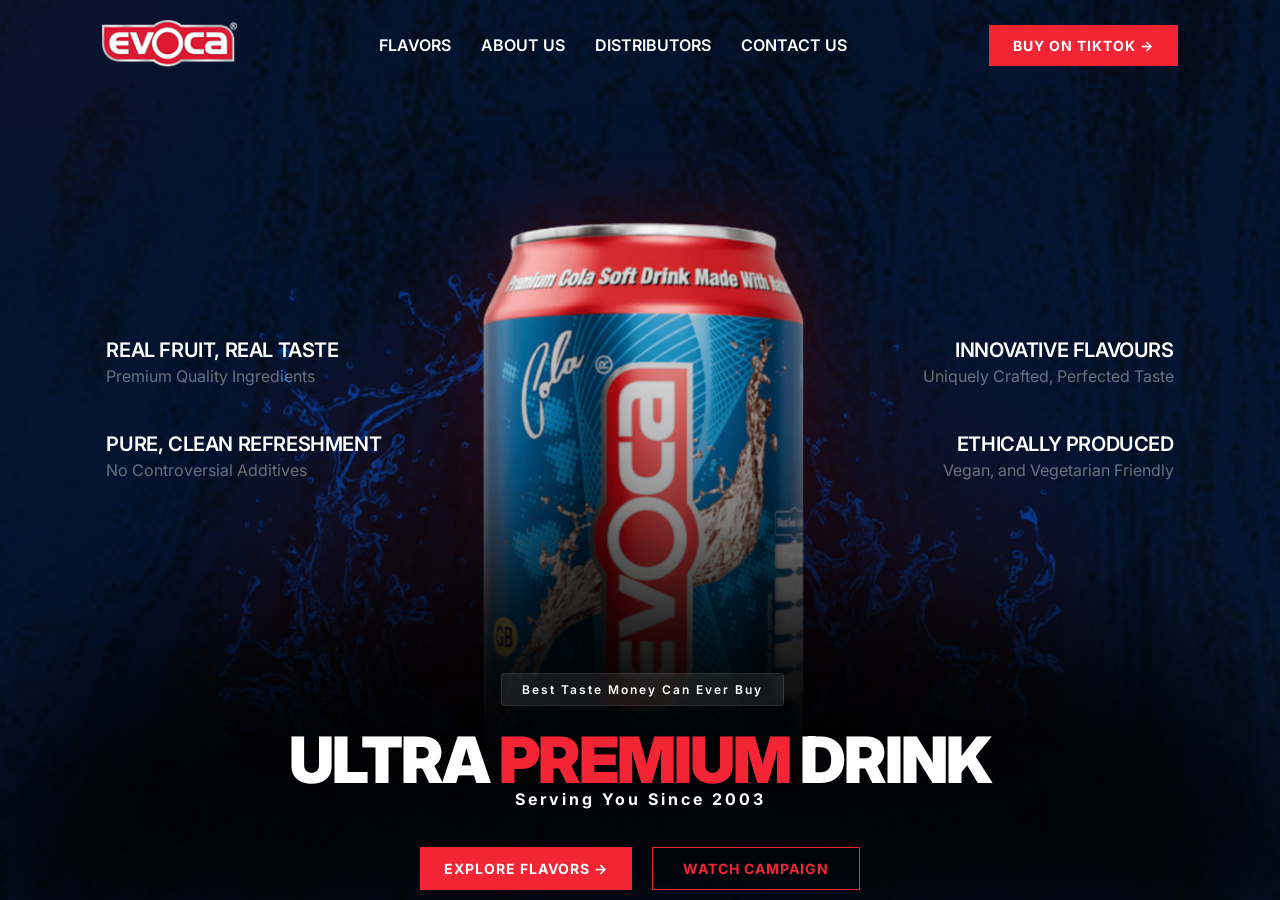
<file: index.html>
<!DOCTYPE html>
<html lang="en" class="snap-page">

<head>
    <meta charset="UTF-8">
    <meta name="viewport" content="width=device-width, initial-scale=1.0">
    <title>Evoca - Taste the rush</title>
    <link rel="stylesheet" href="style.css">
    <link rel="preconnect" href="https://fonts.googleapis.com">
    <link rel="preconnect" href="https://fonts.gstatic.com" crossorigin>
    <link href="https://fonts.googleapis.com/css2?family=Inter:wght@400;500;600;700;800;900&display=swap"
        rel="stylesheet">
</head>

<body>

    <header class="navbar">
        <div class="navbar-container">
            <div class="logo">
                <img src="assets/Evoca Logo.png" alt="Evoca Logo" class="logo-img">
            </div>
            <nav class="nav-links">
                <a href="#flavors">Flavors</a>
                <a href="about.html">About Us</a>
                <a href="distributors.html">Distributors</a>
                <a href="contact.html">Contact US</a>
            </nav>
            <div class="menu-toggle" id="menuToggle">
                <span></span>
                <span></span>
                <span></span>
            </div>
            <a href="#" class="btn btn-primary buy-now">BUY ON TIKTOK &rarr;</a>
        </div>
    </header>

    <!-- ═══════════════════════════════════════════════
         FULL-SCREEN SNAP SCROLL CONTAINER
         Sections: 0=Hero, 1=Flavors, 2=Campaign, 3=Special, 4=Zero
         ═══════════════════════════════════════════════ -->
    <div id="snapContainer">

        <!-- SECTION 0: Hero (marquee embedded at bottom) -->
        <div class="snap-section" data-index="0">
            <main class="hero">
                <!-- Circular Can Carousel -->
                <div class="hero-carousel" id="heroCarousel">
                    <div class="carousel-stage">
                        <div class="carousel-can" data-index="0">
                            <img src="assets/hero/1.png" alt="Evoca Can 1">
                        </div>
                        <div class="carousel-can" data-index="1">
                            <img src="assets/hero/2.png" alt="Evoca Can 2">
                        </div>
                        <div class="carousel-can" data-index="2">
                            <img src="assets/hero/3.png" alt="Evoca Can 3">
                        </div>
                        <div class="carousel-can" data-index="3">
                            <img src="assets/hero/4.png" alt="Evoca Can 4">
                        </div>
                    </div>
                </div>
                <!-- Dot Indicators removed -->
                <!-- Side info: above buttons on mobile, absolute overlay on desktop -->
                <div class="hero-sides-container">
                    <div class="hero-side left">
                        <div class="side-info-item">
                            <h3>REAL FRUIT, REAL TASTE</h3>
                            <p>Premium Quality Ingredients</p>
                        </div>
                        <div class="side-info-item">
                            <h3>PURE, CLEAN REFRESHMENT</h3>
                            <p>No Controversial Additives</p>
                        </div>
                    </div>
                    <div class="hero-side right">
                        <div class="side-info-item">
                            <h3>INNOVATIVE FLAVOURS</h3>
                            <p>Uniquely Crafted, Perfected Taste</p>
                        </div>
                        <div class="side-info-item">
                            <h3>ETHICALLY PRODUCED</h3>
                            <p>Vegan, and Vegetarian Friendly</p>
                        </div>
                    </div>
                </div>
                <div class="hero-bottom-content">
                    <div class="hero-badge reveal">Best Taste Money Can Ever Buy</div>
                    <div class="hero-main-title reveal delay-1">
                        <h1>Ultra <span class="highlight-red">Premium</span> Drink</h1>
                        <span class="title-sub">Serving You Since 2003</span>
                    </div>
                    <div class="hero-actions reveal delay-2">
                        <a href="#flavors" class="btn btn-primary buy-now">EXPLORE FLAVORS &rarr;</a>
                        <a href="#" class="btn btn-outline">WATCH CAMPAIGN</a>
                    </div>
                </div>
                <div class="hero-fade-overlay"></div>
            </main>
        </div>

        <!-- SECTION 1: What's Special -->
        <div class="snap-section snap-section--scroll" data-index="1">
            <section class="signature-concept">
                <div class="concept-grid">
                    <div class="concept-left reveal">
                        <span class="concept-tag">THERE IS NO ONE LIKE EVOCA</span>
                        <h2 class="concept-heading">WHAT'S <span class="highlight-red">SPECIAL?</span></h2>
                        <div class="concept-features">
                            <div class="concept-feature">
                                <div class="feature-icon">01</div>
                                <div class="feature-text">
                                    <h4>HERO BUILT FROM SPLASH FORMS</h4>
                                    <p>Evoca drinks are crafted using only the finest ingredients, including natural fruit extracts, caffeine, and black seed extract.</p>
                                </div>
                            </div>
                            <div class="concept-feature">
                                <div class="feature-icon">02</div>
                                <div class="feature-text">
                                    <h4>PREMIUM TYPOGRAPHY BALANCE</h4>
                                    <p>From refreshing Mango to the dynamic Cola, each flavour is formulated with high-quality ingredients to create an unforgettable taste experience.</p>
                                </div>
                            </div>
                            <div class="concept-feature">
                                <div class="feature-icon">03</div>
                                <div class="feature-text">
                                    <h4>UNIQUE FLAVOR STORYTELLING</h4>
                                    <p>Evoca drinks are produced with sustainability in mind, using environmentally friendly practices to reduce our carbon footprint.</p>
                                </div>
                            </div>
                        </div>
                    </div>
                    <div class="concept-right">
                        <div class="orbit-card">
                            <div class="orbit-visual">
                                <img src="assets/Group9.png" alt="Orbit Background" class="orbit-bg">
                                <img src="assets/all.png" alt="Evoca Cans Range" class="orbit-can">
                                <div class="orbit-label label-tl"><h5>CARBONATED WATER</h5></div>
                                <div class="orbit-label label-tr"><h5>NATURAL FLAVOURS</h5></div>
                                <div class="orbit-label label-bl"><h5>ETHICALLY PRODUCED</h5></div>
                                <div class="orbit-label label-br"><h5>ENVIRONMENT FRIENDLY</h5></div>
                            </div>
                        </div>
                    </div>
                </div>
            </section>
        </div>

        <!-- SECTION 2: Expanding Reach -->
        <div class="snap-section" data-index="2">
            <section class="campaign-system campaign-reach">
                <div class="campaign-grid">
                    <div class="campaign-left reveal">
                        <h3 class="side-heading">Expanding <span class="highlight-blue">Reach</span></h3>
                        <div class="feature-list">
                            <div class="feature-card reveal delay-1">
                                <h4>Expanding Across the UK</h4>
                                <p>Evoca Drinks continues to grow its national footprint, now available through major distributors and supplying thousands of QSR and retail outlets across the UK.<br><br>We are actively expanding across Europe and beyond.</p>
                            </div>
                            <div class="feature-card reveal delay-2">
                                <h4>Stock Evoca</h4>
                                <p>Whether you are a wholesaler, distributor, restaurant group or independent retailer, Evoca Drinks offers a premium alternative your customers are actively seeking.<br><br>
                                    <a href="contact.html" style="color: var(--primary-red); font-weight: 700;">Contact us</a> to discuss trade opportunities or visit the <a href="distributors.html" style="color: var(--primary-red); font-weight: 700;">distributors page</a>.<br><br>
                                    Also available through online marketplaces, including TikTok Shop.
                                </p>
                            </div>
                        </div>
                    </div>
                    <div class="campaign-right">
                        <div class="visual-container">
                            <div class="ribbon ribbon-1"></div>
                            <div class="ribbon ribbon-2"></div>
                            <div class="straight-can">
                                <img src="assets/EvocaStrawberry.png" alt="Evoca Strawberry">
                            </div>
                            <div class="particle p1"></div>
                            <div class="particle p2"></div>
                            <div class="particle p3"></div>
                        </div>
                    </div>
                </div>
            </section>
        </div>

        <!-- SECTION 3: Flavours in Focus -->
        <div class="snap-section snap-section--scroll" data-index="3">
            <section class="campaign-system">
                <div class="campaign-header reveal">
                    <h2 class="header-main">ALL <span class="highlight-red">FLAVOURS</span> IN FOCUS</h2>
                    <div class="campaign-banner reveal delay-1">
                        <img src="assets/centralcans.png" alt="Evoca Cans Range" class="banner-img">
                    </div>
                </div>
            </section>
        </div>

        <!-- SECTION 4: Flavors -->
        <div class="snap-section" data-index="4">
            <section id="flavors" class="product-showcase">
                <div class="showcase-container">
                    <div class="pagination">
                        <span class="dot active" data-index="0"></span>
                        <span class="dot" data-index="1"></span>
                        <span class="dot" data-index="2"></span>
                        <span class="dot" data-index="3"></span>
                        <span class="dot" data-index="4"></span>
                    </div>
                    <div class="product-image">
                        <img src="assets/1.png" alt="Evoca Product" id="productImage">
                    </div>
                    <div class="product-info reveal">
                        <span class="product-tag" id="productTag">Evoca Cola</span>
                        <h2 class="product-heading" id="productHeading">CLASSIC TASTE<br>REIMAGINED</h2>
                        <p class="product-description" id="productDesc">
                            Our signature Cola blend features natural mineral water and a unique black seed extract for a bold, sophisticated profile.
                            <br><br>
                            Experience a refreshing twist on a timeless classic, crafted for those who appreciate premium quality and authentic ingredients.
                        </p>
                    </div>
                </div>
            </section>
        </div>

        <!-- SECTION 5: Zero + Footer (combined, scrollable) -->
        <div class="snap-section snap-section--scroll" data-index="5">
            <section id="zero" class="zero-section">
                <div class="red-stripe"></div>
                <div class="zero-container">
                    <div class="zero-left reveal">
                        <img src="assets/Zero.png" alt="Evoca Cola Zero" class="zero-can">
                    </div>
                    <div class="zero-right">
                        <h2 class="zero-heading">START FROM<br>ZERO</h2>
                        <p class="zero-text">
                            Introducing Evoca Cola Zero, the perfect drink for those who crave the bold, refreshing taste of cola without the calories. With zero sugar and just 1 calorie per can, Evoca Cola Zero offers the same invigorating flavor you love, but without any compromises.<br><br>
                            It's the ideal choice for those who want to stay energized and refreshed, all while keeping their calorie count in check.
                        </p>
                    </div>
                </div>
            </section>
            <footer id="contact" class="footer">
                <div class="footer-container">
                    <div class="footer-left">
                        <img src="assets/Evoca Logo.png" alt="Evoca Logo" class="footer-logo">
                    </div>
                    <div class="footer-center">
                        <p>© 2025 Evoca Drinks. All rights reserved.</p>
                    </div>
                    <div class="footer-right">
                        <nav class="footer-nav">
                            <a href="#">INSTAGRAM</a>
                            <a href="distributors.html">STOCKISTS</a>
                            <a href="contact.html">CONTACT</a>
                        </nav>
                    </div>
                </div>
            </footer>
        </div>

    </div><!-- /#snapContainer -->

    <script>
        // ── Navbar scroll tint ────────────────────────────────────────
        const navbar = document.querySelector('.navbar');
        // navbar tint is driven by snap engine below (section index > 0)

        // ── Reveal animations (IntersectionObserver) ──────────────────
        const revealObserver = new IntersectionObserver((entries) => {
            entries.forEach(e => { if (e.isIntersecting) e.target.classList.add('active'); });
        }, { threshold: 0.15 });
        document.querySelectorAll('.reveal').forEach(el => revealObserver.observe(el));

        // ── Mouse glow ────────────────────────────────────────────────
        const glow = document.createElement('div');
        glow.className = 'mouse-glow';
        Object.assign(glow.style, {
            position:'fixed', width:'600px', height:'600px',
            background:'radial-gradient(circle, rgba(227,30,43,0.05) 0%, transparent 70%)',
            borderRadius:'50%', pointerEvents:'none', zIndex:'0',
            transform:'translate(-50%,-50%)', transition:'opacity 0.5s ease'
        });
        document.body.appendChild(glow);
        document.addEventListener('mousemove', e => { glow.style.left = e.clientX+'px'; glow.style.top = e.clientY+'px'; });
        document.addEventListener('mouseenter', () => glow.style.opacity = '1');
        document.addEventListener('mouseleave', () => glow.style.opacity = '0');

        // ── Flavor Switcher ───────────────────────────────────────────
        const flavors = [
            { tag:"Evoca Cola",       heading:"CLASSIC TASTE<br>REIMAGINED",  desc:"Our signature Cola blend features natural mineral water and a unique black seed extract for a bold, sophisticated profile.<br><br>Experience a refreshing twist on a timeless classic, crafted for those who appreciate premium quality and authentic ingredients.", img:"assets/1.png" },
            { tag:"Evoca Strawberry", heading:"FRUITY RUSH",                  desc:"Evoca Strawberry combines freshly pressed strawberry juice and premium ingredients for a naturally refreshing, authentic flavour.<br><br>Carefully crafted from real fruit and natural mineral water, it delivers a smooth texture, bold flavour, and revitalising refreshment wherever you are.", img:"assets/2.png" },
            { tag:"Evoca Orange",     heading:"ISLAND REFRESHMENT",           desc:"Crisp, zesty, and full of life, our Orange flavor is made from the finest citrus extracts and crystal-clear spring water.<br><br>A bright and uplifting choice that delivers a natural citrus punch, keeping you refreshed and revitalized from the first sip to the last.", img:"assets/4.png" },
            { tag:"Evoca Mango",      heading:"EVERY DROP<br>TROPICAL",       desc:"Savor the sun-ripened sweetness of exotic mangoes, perfectly balanced with our pure mineral water base.<br><br>A vibrant, refreshing escape that brings a burst of tropical energy to your day, with no artificial flavors or compromise.", img:"assets/3.png" },
            { tag:"Evoca Cola Zero",  heading:"ZERO CALORIES",                desc:"Indulge in the full, rich taste of our Cola, now with zero calories. Infused with real kola nut and our exclusive black seed extract, Evoca Cola Zero offers all the bold, sophisticated flavours of the original, without the sugar.<br><br>Perfect for those who want the taste they love with none of the calories, Evoca Cola Zero delivers refreshment, energy, and flavour in every sip.", img:"assets/5.png" }
        ];
        const flavorDots    = document.querySelectorAll('.pagination .dot');
        const productImage  = document.getElementById('productImage');
        const productTag    = document.getElementById('productTag');
        const productHeading= document.getElementById('productHeading');
        const productDesc   = document.getElementById('productDesc');
        flavorDots.forEach(dot => dot.addEventListener('click', () => updateFlavor(dot.getAttribute('data-index'))));
        function updateFlavor(index) {
            const f = flavors[index];
            flavorDots.forEach(d => d.classList.remove('active'));
            flavorDots[index].classList.add('active');
            [productImage, productTag, productHeading, productDesc].forEach(el => {
                el.style.opacity = '0'; el.style.transform = 'translateY(20px)'; el.style.transition = 'all 0.4s ease';
            });
            setTimeout(() => {
                productImage.src = f.img; productTag.textContent = f.tag;
                productHeading.innerHTML = f.heading; productDesc.innerHTML = f.desc;
                [productImage, productTag, productHeading, productDesc].forEach(el => {
                    el.style.opacity = '1'; el.style.transform = 'translateY(0)';
                });
            }, 400);
        }

        // ── Hero Can Carousel ─────────────────────────────────────────
        (function () {
            const cans = Array.from(document.querySelectorAll('.carousel-can'));
            const dots = Array.from(document.querySelectorAll('.hero-dot'));
            const TOTAL = cans.length, DWELL = 4000, TRANS = 1900;
            let current = 0, animating = false, isPaused = false, dwellTimer = null, rafId = null;
            function easeInOut(t) { return t < 0.5 ? 4*t*t*t : 1 - Math.pow(-2*t+2,3)/2; }
            function getArcPts() {
                const s = Math.max(0.35, Math.min(1.0, window.innerWidth/1440));
                const ex = 400*s, ey = 420*s;
                return { exit:[{x:0,y:0},{x:-ex*.2,y:ey*.29},{x:-ex*.55,y:ey*.67},{x:-ex,y:ey}], enter:[{x:ex,y:ey},{x:ex*.55,y:ey*.67},{x:ex*.2,y:ey*.29},{x:0,y:0}] };
            }
            function bezier(pts,t) { const u=1-t; return { x:u*u*u*pts[0].x+3*u*u*t*pts[1].x+3*u*t*t*pts[2].x+t*t*t*pts[3].x, y:u*u*u*pts[0].y+3*u*u*t*pts[1].y+3*u*t*t*pts[2].y+t*t*t*pts[3].y }; }
            function arcProps(t) { return { scale:1-t*.6, opacity:1-t }; }
            function setCS(el,x,y,sc,op,r) { el.style.transform=`translate(${x}px,${y}px) scale(${sc}) rotate(${r}deg)`; el.style.opacity=op; }
            function setDot(i) { dots.forEach(d=>d.classList.remove('active')); if(dots[i]) dots[i].classList.add('active'); }
            function init() { cans.forEach(c=>{c.style.opacity='0';c.style.transform='translate(0,0) scale(1) rotate(0deg)';}); cans[0].style.opacity='1'; setDot(0); }
            let floatRaf=null, floatStart=null;
            function startFloat(el) { stopFloat(); floatStart=null; function tick(ts){if(!floatStart)floatStart=ts; const t=((ts-floatStart)%3000)/3000; el.style.transform=`translate(0,${-10*Math.sin(2*Math.PI*t)}px) scale(1) rotate(0deg)`; floatRaf=requestAnimationFrame(tick);} floatRaf=requestAnimationFrame(tick); }
            function stopFloat() { if(floatRaf){cancelAnimationFrame(floatRaf);floatRaf=null;} }
            function transition() {
                if(animating) return; animating=true; stopFloat();
                const {exit:EP,enter:IP}=getArcPts(), exitCan=cans[current], next=(current+1)%TOTAL, enterCan=cans[next];
                setCS(enterCan,IP[0].x,IP[0].y,0.4,0,20);
                let startTs=null;
                function frame(ts) {
                    if(!startTs) startTs=ts;
                    const raw=Math.min((ts-startTs)/TRANS,1), t=easeInOut(raw);
                    const ep=bezier(EP,t), eP=arcProps(t); setCS(exitCan,ep.x,ep.y,eP.scale,eP.opacity,-t*28);
                    const ip=bezier(IP,t), iP=arcProps(1-t); setCS(enterCan,ip.x,ip.y,iP.scale,iP.opacity,(1-t)*28);
                    if(raw<1){rafId=requestAnimationFrame(frame);}else{setCS(exitCan,0,0,1,0,0);setCS(enterCan,0,0,1,1,0);current=next;animating=false;setDot(current);startFloat(enterCan);scheduleDwell();}
                }
                rafId=requestAnimationFrame(frame); setDot(next);
            }
            function scheduleDwell() { clearTimeout(dwellTimer); if(!isPaused) dwellTimer=setTimeout(transition,DWELL); }
            const carousel=document.getElementById('heroCarousel');
            carousel.addEventListener('mouseenter',()=>{isPaused=true;clearTimeout(dwellTimer);});
            carousel.addEventListener('mouseleave',()=>{isPaused=false;if(!animating)scheduleDwell();});
            dots.forEach((dot,i)=>dot.addEventListener('click',()=>{if(animating||i===current)return;clearTimeout(dwellTimer);current=(i-1+TOTAL)%TOTAL;transition();}));
            init(); setTimeout(()=>{startFloat(cans[0]);scheduleDwell();},400);
        })();

        // ── Mobile Menu ───────────────────────────────────────────────
        const menuToggle = document.getElementById('menuToggle');
        const navLinks   = document.querySelector('.nav-links');
        menuToggle.addEventListener('click', () => {
            menuToggle.classList.toggle('active');
            navLinks.classList.toggle('active');
            document.body.classList.toggle('no-scroll');
        });
        document.querySelectorAll('.nav-links a').forEach(link => link.addEventListener('click', () => {
            menuToggle.classList.remove('active');
            navLinks.classList.remove('active');
            document.body.classList.remove('no-scroll');
        }));

        // ════════════════════════════════════════════════════════════
        // FULL-SCREEN SNAP SCROLL ENGINE
        // Sections: 0=Hero  1=Special  2=Reach  3=Campaign  4=Flavors  5=Zero+Footer
        // ════════════════════════════════════════════════════════════
        (function () {
            const sections      = Array.from(document.querySelectorAll('.snap-section'));
            const TOTAL         = sections.length;
            const DUR           = 850;
            const EASE          = 'cubic-bezier(0.77, 0, 0.18, 1)';
            const SWIPE_MIN     = 50;
            const WHEEL_THRESH  = 60;
            const reducedMotion = window.matchMedia('(prefers-reduced-motion: reduce)').matches;

            let current     = 0;
            let isAnimating = false;
            let touchStartY = 0;
            let wheelAcc    = 0;
            let wheelTimer  = null;
            let finishTimer = null;

            // ── Init: place all sections ──────────────────────────────
            sections.forEach((sec, i) => {
                sec.style.transition    = 'none';
                sec.style.transform     = i === 0 ? 'translateY(0)'    : 'translateY(100vh)';
                sec.style.opacity       = i === 0 ? '1'                : '0';
                sec.style.pointerEvents = i === 0 ? 'all'              : 'none';
            });

            // ── Navbar tint ───────────────────────────────────────────
            function updateNavbar(idx) {
                navbar.classList.toggle('scrolled', idx > 0);
            }

            // ── Trigger .reveal animations ────────────────────────────
            function triggerReveals(sec) {
                sec.querySelectorAll('.reveal:not(.active)').forEach(el => {
                    setTimeout(() => el.classList.add('active'), 80);
                });
            }

            // ── Core transition ───────────────────────────────────────
            function goTo(next) {
                if (isAnimating || next === current || next < 0 || next >= TOTAL) return;

                isAnimating = true;
                clearTimeout(finishTimer);

                const dir    = next > current ? 1 : -1;
                const outSec = sections[current];
                const inSec  = sections[next];

                // ── Step 1: position inSec off-screen, make it visible ──
                // Setting opacity:1 HERE (before animation) means the section
                // is always visible even if finish() is delayed — no blank screen.
                inSec.style.transition    = 'none';
                inSec.style.transform     = `translateY(${dir * 100}vh)`;
                inSec.style.opacity       = '1';
                inSec.style.pointerEvents = 'none';

                // ── Step 2: force reflow so start position is committed ──
                void inSec.offsetHeight;
                void outSec.offsetHeight;

                if (reducedMotion) {
                    outSec.style.transform     = `translateY(${dir * -100}vh)`;
                    outSec.style.opacity       = '0';
                    outSec.style.pointerEvents = 'none';
                    inSec.style.transform      = 'translateY(0)';
                    inSec.style.pointerEvents  = 'all';
                    current     = next;
                    isAnimating = false;
                    updateNavbar(current);
                    triggerReveals(inSec);
                    return;
                }

                // ── Step 3: apply transition, then animate ───────────────
                const tv = `transform ${DUR}ms ${EASE}`;
                outSec.style.transition = tv;
                inSec.style.transition  = tv;

                // Double rAF: first frame commits the transition property,
                // second frame starts the actual movement.
                requestAnimationFrame(() => {
                    requestAnimationFrame(() => {
                        outSec.style.transform = `translateY(${dir * -100}vh)`;
                        inSec.style.transform  = 'translateY(0)';
                    });
                });

                // ── Step 4: finish after DUR — single timer, no transitionend ──
                // We deliberately avoid transitionend because it fires on every
                // child element with a transition, causing multiple finish calls.
                finishTimer = setTimeout(() => {
                    outSec.style.transition    = 'none';
                    inSec.style.transition     = 'none';
                    outSec.style.opacity       = '0';
                    outSec.style.pointerEvents = 'none';
                    inSec.style.opacity        = '1';   // ensure visible
                    inSec.style.pointerEvents  = 'all';
                    inSec.style.transform      = 'translateY(0)'; // snap to exact position

                    current     = next;
                    isAnimating = false;
                    updateNavbar(current);
                    triggerReveals(inSec);
                }, DUR + 50);
            }

            // ── Wheel ─────────────────────────────────────────────────
            window.addEventListener('wheel', (e) => {
                if (isAnimating) { e.preventDefault(); wheelAcc = 0; return; }

                const sec       = sections[current];
                const ovY       = window.getComputedStyle(sec).overflowY;
                const scrollable = (ovY === 'auto' || ovY === 'scroll')
                                   && sec.scrollHeight > sec.clientHeight + 2;

                if (scrollable) {
                    const atTop    = sec.scrollTop <= 1;
                    const atBottom = sec.scrollTop + sec.clientHeight >= sec.scrollHeight - 2;
                    // Not at boundary — let browser scroll the section naturally
                    if (e.deltaY > 0 && !atBottom) { wheelAcc = 0; return; }
                    if (e.deltaY < 0 && !atTop)    { wheelAcc = 0; return; }
                }

                // At boundary or non-scrollable — take over and snap
                e.preventDefault();
                wheelAcc += e.deltaY;
                clearTimeout(wheelTimer);
                wheelTimer = setTimeout(() => { wheelAcc = 0; }, 200);

                if (Math.abs(wheelAcc) >= WHEEL_THRESH) {
                    const dir = wheelAcc > 0 ? 1 : -1;
                    wheelAcc  = 0;
                    clearTimeout(wheelTimer);
                    goTo(current + dir);
                }
            }, { passive: false });

            // ── Touch ─────────────────────────────────────────────────
            window.addEventListener('touchstart', (e) => {
                touchStartY = e.touches[0].clientY;
            }, { passive: true });

            window.addEventListener('touchend', (e) => {
                if (isAnimating) return;
                const delta = touchStartY - e.changedTouches[0].clientY;
                if (Math.abs(delta) < SWIPE_MIN) return;
                goTo(current + (delta > 0 ? 1 : -1));
            }, { passive: true });

            // ── Keyboard ──────────────────────────────────────────────
            window.addEventListener('keydown', (e) => {
                if (isAnimating) return;
                switch (e.key) {
                    case 'ArrowDown': case 'PageDown': e.preventDefault(); goTo(current + 1); break;
                    case 'ArrowUp':   case 'PageUp':   e.preventDefault(); goTo(current - 1); break;
                    case 'Home':                       e.preventDefault(); goTo(0);           break;
                    case 'End':                        e.preventDefault(); goTo(TOTAL - 1);   break;
                }
            });

            // ── Nav link clicks ───────────────────────────────────────
            document.querySelectorAll('a[href="#flavors"], a[href="index.html#flavors"]').forEach(a => {
                a.addEventListener('click', (e) => { e.preventDefault(); goTo(4); });
            });
            document.querySelectorAll('a[href="#zero"]').forEach(a => {
                a.addEventListener('click', (e) => { e.preventDefault(); goTo(5); });
            });
            document.querySelectorAll('a[href="#contact"]').forEach(a => {
                a.addEventListener('click', (e) => { e.preventDefault(); goTo(5); });
            });

            // ── Boot ──────────────────────────────────────────────────
            updateNavbar(0);
            triggerReveals(sections[0]);

            // ── Hash navigation on page load ──────────────────────────
            // When arriving from another page via index.html#flavors etc.,
            // jump instantly to the target section (no animation).
            (function checkHash() {
                const hash = window.location.hash;
                if (!hash) return;
                const map = { '#flavors': 4, '#zero': 5, '#contact': 5 };
                const target = map[hash];
                if (target === undefined || target === 0) return;

                // Instant jump — no slide animation, just show the right section
                sections.forEach((sec, i) => {
                    sec.style.transition    = 'none';
                    sec.style.transform     = 'translateY(0)';
                    sec.style.opacity       = i === target ? '1' : '0';
                    sec.style.pointerEvents = i === target ? 'all' : 'none';
                });
                current = target;
                updateNavbar(target);
                triggerReveals(sections[target]);

                // Clear the hash so back-navigation works cleanly
                history.replaceState(null, '', window.location.pathname);
            })();
        })();
    </script>
</body>

</html>
</file>
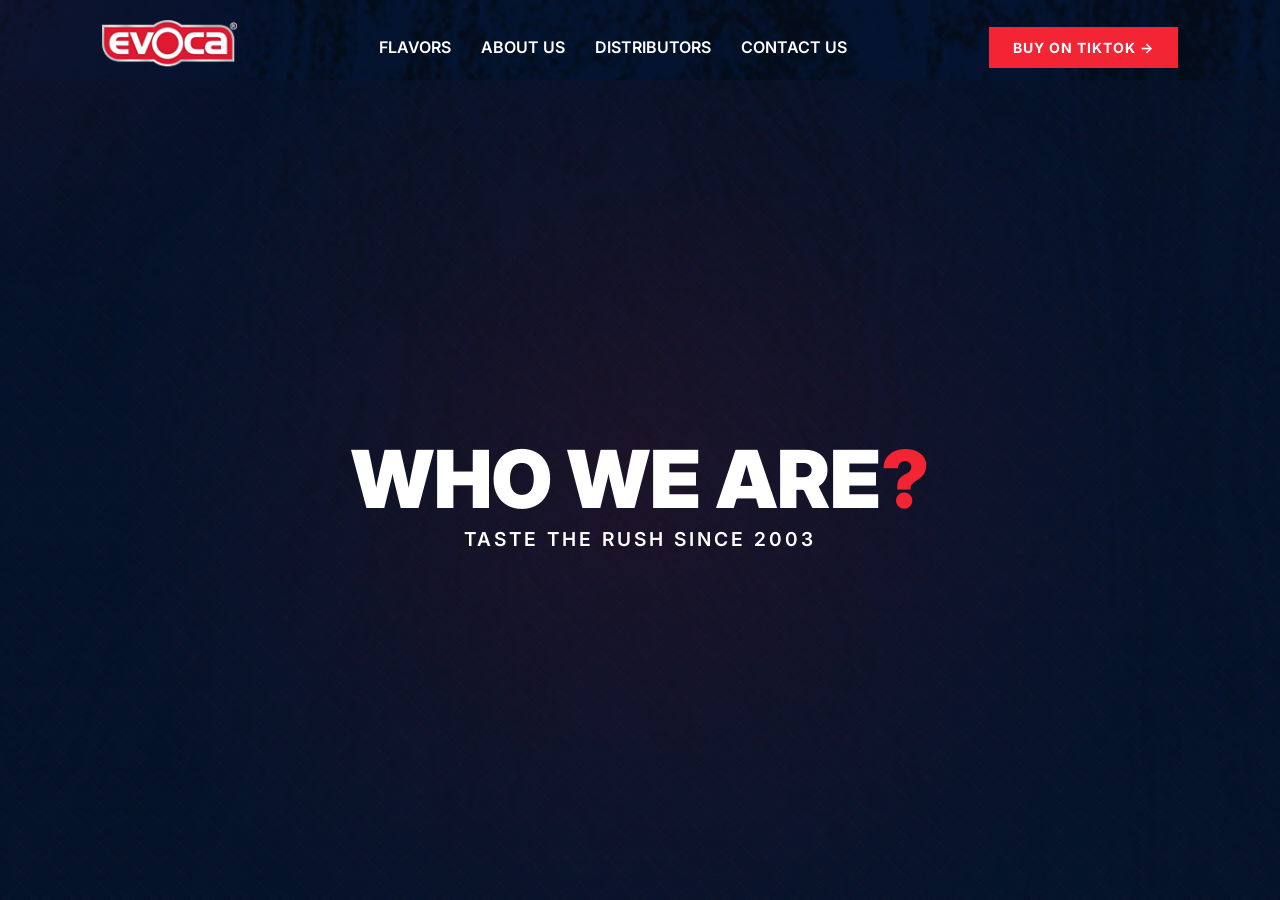
<file: about.html>
<!DOCTYPE html>
<html lang="en" class="snap-page">

<head>
    <meta charset="UTF-8">
    <meta name="viewport" content="width=device-width, initial-scale=1.0">
    <meta name="description"
        content="Learn about Evoca Drinks - premium soft drinks crafted with integrity, real fruit, and natural mineral water. Founded on principle and delivered with exceptional taste.">
    <title>About Us - Evoca</title>
    <link rel="stylesheet" href="style.css">
    <link rel="preconnect" href="https://fonts.googleapis.com">
    <link rel="preconnect" href="https://fonts.gstatic.com" crossorigin>
    <link href="https://fonts.googleapis.com/css2?family=Inter:wght@400;500;600;700;800;900&display=swap"
        rel="stylesheet">
    <style>
        .about-hero {
            padding: 0 8%;
            text-align: center;
            background: linear-gradient(to bottom, rgba(5, 19, 41, 0.7), rgba(5, 19, 41, 0.9));
            height: 100%;
            display: flex;
            flex-direction: column;
            justify-content: center;
            align-items: center;
            position: relative;
            overflow: hidden;
            box-sizing: border-box;
        }

        .hero-pattern {
            position: absolute;
            top: 0;
            left: 0;
            width: 100%;
            height: 100%;
            background-image:
                repeating-linear-gradient(45deg, rgba(227, 30, 43, 0.05) 0px, rgba(227, 30, 43, 0.05) 1px, transparent 1px, transparent 20px),
                repeating-linear-gradient(-45deg, rgba(227, 30, 43, 0.05) 0px, rgba(227, 30, 43, 0.05) 1px, transparent 1px, transparent 20px);
            background-size: 40px 40px;
            opacity: 1;
            z-index: 1;
            pointer-events: none;
        }

        .hero-pattern::after {
            content: '';
            position: absolute;
            top: 0;
            left: 0;
            width: 100%;
            height: 100%;
            background-image: radial-gradient(circle at 50% 50%, rgba(227, 30, 43, 0.1) 0%, transparent 70%);
            z-index: -1;
        }

        .about-hero .about-container {
            position: relative;
            z-index: 2;
        }

        .about-content-section {
            padding: 195px 8% 40px;
            width: 100%;
            box-sizing: border-box;
        }

        .about-container {
            max-width: 1300px;
            margin: 0 auto;
            width: 100%;
        }

        .about-grid {
            display: grid;
            grid-template-columns: 1fr 1fr;
            gap: 80px;
            align-items: center;
            margin-bottom: 80px;
        }

        .about-grid.reverse {
            direction: rtl;
        }

        .about-grid.reverse .about-text {
            direction: ltr;
        }

        .about-image {
            border-radius: 30px;
            overflow: hidden;
            box-shadow: 0 30px 60px rgba(0, 0, 0, 0.5);
            border: 1px solid rgba(255, 255, 255, 0.1);
        }

        .about-image img {
            width: 100%;
            height: auto;
            display: block;
        }

        .about-text h2 {
            font-size: 3.5rem;
            font-weight: 900;
            margin-bottom: 30px;
            text-transform: uppercase;
            letter-spacing: -2px;
            line-height: 1;
        }

        .about-text p {
            font-size: 1.15rem;
            line-height: 1.8;
            color: #a0aec0;
            margin-bottom: 25px;
        }

        .principles-highlight {
            background: rgba(255, 255, 255, 0.05);
            padding: 40px;
            border-radius: 20px;
            border-left: 4px solid var(--primary-red);
            margin-top: 30px;
        }

        .principles-highlight ul {
            list-style: none;
            padding: 0;
        }

        .principles-highlight li {
            margin-bottom: 15px;
            font-weight: 600;
            color: #fff;
            display: flex;
            align-items: center;
            gap: 15px;
        }

        .principles-highlight li::before {
            content: '✓';
            color: var(--primary-red);
            font-weight: 900;
        }

        .mission-box {
            text-align: center;
            padding: 80px 40px;
            background: linear-gradient(rgba(227, 30, 43, 0.1), rgba(227, 30, 43, 0.05));
            border-radius: 30px;
            border: 1px solid rgba(227, 30, 43, 0.2);
            margin-top: 50px;
        }

        .mission-box h3 {
            font-size: 2.5rem;
            font-weight: 800;
            margin-bottom: 20px;
            text-transform: uppercase;
        }

        /* Manifesto Section */
        .manifesto-section {
            position: relative;
            padding: 80px 0;
            margin-top: 60px;
            border-radius: 40px;
            overflow: hidden;
            background: #000;
        }

        .manifesto-bg {
            position: absolute;
            top: 0;
            left: 0;
            width: 100%;
            height: 100%;
            z-index: 1;
            opacity: 0.6;
        }

        .manifesto-bg img {
            width: 100%;
            height: 100%;
            object-fit: cover;
        }

        .manifesto-content {
            position: relative;
            z-index: 2;
            padding: 0 8%;
            text-align: center;
        }

        .manifesto-quote {
            font-size: 3.5rem;
            font-weight: 900;
            line-height: 1;
            margin: 30px 0 60px;
            text-transform: uppercase;
            letter-spacing: -2px;
        }

        .manifesto-grid {
            display: grid;
            grid-template-columns: repeat(3, 1fr);
            gap: 40px;
            max-width: 1200px;
            margin: 0 auto;
        }

        .manifesto-card {
            background: rgba(255, 255, 255, 0.05);
            backdrop-filter: blur(10px);
            padding: 40px;
            border-radius: 30px;
            border: 1px solid rgba(255, 255, 255, 0.1);
            transition: all 0.4s ease;
            text-align: left;
        }

        .manifesto-card:hover {
            background: rgba(255, 255, 255, 0.08);
            transform: translateY(-10px);
            border-color: var(--primary-red);
        }

        .card-icon {
            font-size: 1rem;
            font-weight: 900;
            color: var(--primary-red);
            margin-bottom: 20px;
            background: rgba(227, 30, 43, 0.1);
            width: 40px;
            height: 40px;
            display: flex;
            align-items: center;
            justify-content: center;
            border-radius: 50%;
        }

        .manifesto-card h4 {
            font-size: 1.5rem;
            font-weight: 800;
            margin-bottom: 15px;
            letter-spacing: 1px;
        }

        .manifesto-card p {
            font-size: 0.95rem;
            color: rgba(255, 255, 255, 0.6);
            line-height: 1.6;
            margin: 0;
        }

        @media (max-width: 992px) {
            .manifesto-grid {
                grid-template-columns: 1fr;
            }

            .manifesto-quote {
                font-size: 2.8rem;
            }
        }

        @media (max-width: 992px) {
            .about-grid {
                grid-template-columns: 1fr;
                gap: 40px;
            }

            .about-grid.reverse {
                direction: ltr;
            }

            .about-text h2 {
                font-size: 2.5rem;
            }
        }

        @media (max-width: 768px) {
            .about-content-section { padding: 90px 5% 30px; } /* 90px = navbar + breathing room */
            .about-grid { grid-template-columns: 1fr; gap: 30px; margin-bottom: 40px; }
            .about-grid.reverse { direction: ltr; }
            .about-text h2 { font-size: 2rem; letter-spacing: -1px; }
            .about-text p  { font-size: 1rem; }
            .principles-highlight { padding: 24px; }
            .manifesto-section { padding: 40px 0; margin-top: 30px; border-radius: 20px; }
            .manifesto-quote { font-size: 1.8rem; margin: 16px 0 30px; }
            .manifesto-grid { grid-template-columns: 1fr; gap: 16px; }
            .manifesto-card { padding: 24px; }
            .manifesto-card h4 { font-size: 1.1rem; }
            /* Hero: push title below navbar */
            .about-hero { padding-top: 90px; justify-content: flex-start; }
            
        }

        @media (max-width: 480px) {
            .about-text h2 { font-size: 1.7rem; }
            .manifesto-quote { font-size: 1.5rem; }
        }
    </style>
</head>

<body>

    <header class="navbar">
        <div class="navbar-container">
            <div class="logo">
                <a href="index.html"><img src="assets/Evoca Logo.png" alt="Evoca Logo" class="logo-img"></a>
            </div>
            <nav class="nav-links">
                <a href="index.html#flavors">Flavors</a>
                <a href="about.html">About Us</a>
                <a href="distributors.html">Distributors</a>
                <a href="contact.html">Contact US</a>
            </nav>
            <div class="menu-toggle" id="menuToggle">
                <span></span>
                <span></span>
                <span></span>
            </div>
            <a href="#" class="btn btn-primary buy-now">BUY ON TIKTOK &rarr;</a>
        </div>
    </header>

    <div id="snapContainer">

        <!-- SECTION 0: About Hero -->
        <div class="snap-section" data-index="0">
            <section class="about-hero">
                <div class="hero-pattern"></div>
                <div class="about-container">
                    <h1 class="hero-main-title" style="font-size: clamp(2.8rem, 8vw, 5rem); font-weight: 900; text-transform: uppercase;">Who we
                        are<span class="highlight-red">?</span></h1>
                    <p style="font-size: 1.2rem; letter-spacing: 3px; font-weight: 600; color: #fff;">TASTE THE RUSH SINCE 2003
                    </p>
                </div>
            </section>
        </div>

        <!-- SECTION 1: Our Story -->
        <div class="snap-section snap-section--scroll" data-index="1">
            <main class="about-content-section">
                <div class="about-container">
                    <div class="about-grid">
                        <div class="about-text reveal">
                            <h2>Our <span class="highlight-red">Story</span></h2>
                            <p>Evoca Drinks was founded with a clear ambition: to create premium soft drinks without pricing
                                them into a niche category.</p>
                            <p>From the outset, we committed to producing drinks we would genuinely choose ourselves. That meant
                                refusing to compromise on taste, ingredient quality or production standards.</p>
                            <div class="principles-highlight">
                                <ul>
                                    <li>We would not produce fruit drinks without real fruit.</li>
                                    <li>We would not rely on controversial colourings.</li>
                                    <li>We would not use alcohol-based solvents in our formulations.</li>
                                </ul>
                            </div>
                            <p style="margin-top: 25px;">That commitment led to industry-first products and a brand built on
                                integrity.</p>
                        </div>
                        <div class="about-image reveal delay-1">
                            <img src="assets/centralcans.png" alt="Our Story">
                        </div>
                    </div>
                </div>
            </main>
        </div>

        <!-- SECTION 2: Built on Principle -->
        <div class="snap-section snap-section--scroll" data-index="2">
            <main class="about-content-section">
                <div class="about-container">
                    <div class="about-grid reverse">
                        <div class="about-text reveal">
                            <h2>Built on <span class="highlight-red">Principle</span></h2>
                            <p>Founded by Intisar Qasim and Asif Salahuddin - childhood friends since schooldays and with a
                                passion to deliver the best - Evoca Drinks combines leadership experience with customer
                                satisfaction.</p>
                            <p>Despite entering one of the most crowded markets in the world, Evoca has sold millions of cans to
                                loyal customers by offering a credible, premium alternative!</p>
                        </div>
                        <div class="about-image reveal delay-1">
                            <img src="assets/all.png" alt="Built on Principle">
                        </div>
                    </div>
                </div>
            </main>
        </div>

        <!-- SECTION 3: Looking Ahead -->
        <div class="snap-section snap-section--scroll" data-index="3">
            <main class="about-content-section">
                <div class="about-container">
                    <div class="about-grid">
                        <div class="about-text reveal">
                            <h2>Looking <span class="highlight-red">Ahead</span></h2>
                            <p>With growing national distribution and continued product development, expect to see Evoca
                                products on more and more shelves!</p>
                            <p>Our mission remains unchanged: deliver exceptional taste without compromise.</p>
                        </div>
                        <div class="about-image reveal delay-1">
                            <img src="assets/hero.png" alt="Looking Ahead">
                        </div>
                    </div>
                </div>
            </main>
        </div>

        <!-- SECTION 4: Manifesto + Footer -->
        <div class="snap-section snap-section--scroll" data-index="4">
            <main class="about-content-section" style="padding-bottom: 0;">
                <div class="about-container">
                    <section class="manifesto-section reveal">
                        <div class="manifesto-content">
                            <span class="tag-pill">THE EVOCA PULSE</span>
                            <h2 class="manifesto-quote">"Purity in every drop,<br>integrity in every <span
                                    class="highlight-red">choice.</span>"</h2>
                            <div class="manifesto-grid">
                                <div class="manifesto-card reveal delay-1">
                                    <div class="card-icon">01</div>
                                    <h4>THE TASTE</h4>
                                    <p>Bold, sophisticated, and perfectly balanced. We don't just make drinks; we craft
                                        experiences.</p>
                                </div>
                                <div class="manifesto-card reveal delay-2">
                                    <div class="card-icon">02</div>
                                    <h4>THE TRUTH</h4>
                                    <p>Real fruit. Mineral water. Honest ingredients. No hidden chemicals or compromises.</p>
                                </div>
                                <div class="manifesto-card reveal delay-3">
                                    <div class="card-icon">03</div>
                                    <h4>THE RUSH</h4>
                                    <p>Sustainable energy that fuels your day without the crash. Pure, clean, and
                                        uncompromising.</p>
                                </div>
                            </div>
                        </div>
                    </section>
                </div>
            </main>
            <footer class="footer">
                <div class="footer-container">
                    <div class="footer-left">
                        <img src="assets/Evoca Logo.png" alt="Evoca Logo" class="footer-logo">
                    </div>
                    <div class="footer-center">
                        <p>© 2025 Evoca Drinks. All rights reserved.</p>
                    </div>
                    <div class="footer-right">
                        <nav class="footer-nav">
                            <a href="#">INSTAGRAM</a>
                            <a href="distributors.html">STOCKISTS</a>
                            <a href="contact.html">CONTACT</a>
                        </nav>
                    </div>
                </div>
            </footer>
        </div>

    </div><!-- /#snapContainer -->

    <script>
        const navbar = document.querySelector('.navbar');

        // ── Reveal animations ─────────────────────────────────────────
        const revealObserver = new IntersectionObserver((entries) => {
            entries.forEach(e => { if (e.isIntersecting) e.target.classList.add('active'); });
        }, { threshold: 0.15 });
        document.querySelectorAll('.reveal').forEach(el => revealObserver.observe(el));

        // ── Mouse glow ────────────────────────────────────────────────
        const glow = document.createElement('div');
        glow.className = 'mouse-glow';
        Object.assign(glow.style, {
            position:'fixed', width:'600px', height:'600px',
            background:'radial-gradient(circle, rgba(227,30,43,0.05) 0%, transparent 70%)',
            borderRadius:'50%', pointerEvents:'none', zIndex:'0',
            transform:'translate(-50%,-50%)', transition:'opacity 0.5s ease'
        });
        document.body.appendChild(glow);
        document.addEventListener('mousemove', e => { glow.style.left=e.clientX+'px'; glow.style.top=e.clientY+'px'; });
        document.addEventListener('mouseenter', () => glow.style.opacity='1');
        document.addEventListener('mouseleave', () => glow.style.opacity='0');

        // ── Mobile Menu ───────────────────────────────────────────────
        const menuToggle = document.getElementById('menuToggle');
        const navLinks   = document.querySelector('.nav-links');
        menuToggle.addEventListener('click', () => {
            menuToggle.classList.toggle('active');
            navLinks.classList.toggle('active');
            document.body.classList.toggle('no-scroll');
        });
        document.querySelectorAll('.nav-links a').forEach(link => link.addEventListener('click', () => {
            menuToggle.classList.remove('active');
            navLinks.classList.remove('active');
            document.body.classList.remove('no-scroll');
        }));

        // ════════════════════════════════════════════════════════════
        // SNAP SCROLL ENGINE — About page (5 sections)
        // 0=Hero  1=Our Story  2=Built on Principle  3=Looking Ahead  4=Manifesto+Footer
        // ════════════════════════════════════════════════════════════
        (function () {
            const sections      = Array.from(document.querySelectorAll('.snap-section'));
            const TOTAL         = sections.length;
            const DUR           = 850;
            const EASE          = 'cubic-bezier(0.77, 0, 0.18, 1)';
            const SWIPE_MIN     = 50;
            const WHEEL_THRESH  = 60;
            const reducedMotion = window.matchMedia('(prefers-reduced-motion: reduce)').matches;

            let current     = 0;
            let isAnimating = false;
            let touchStartY = 0;
            let wheelAcc    = 0;
            let wheelTimer  = null;
            let finishTimer = null;

            sections.forEach((sec, i) => {
                sec.style.transition    = 'none';
                sec.style.transform     = i === 0 ? 'translateY(0)'    : 'translateY(100vh)';
                sec.style.opacity       = i === 0 ? '1'                : '0';
                sec.style.pointerEvents = i === 0 ? 'all'              : 'none';
            });

            function updateNavbar(idx) {
                navbar.classList.toggle('scrolled', idx > 0);
            }

            function triggerReveals(sec) {
                sec.querySelectorAll('.reveal:not(.active)').forEach(el => {
                    setTimeout(() => el.classList.add('active'), 80);
                });
            }

            function goTo(next) {
                if (isAnimating || next === current || next < 0 || next >= TOTAL) return;
                isAnimating = true;
                clearTimeout(finishTimer);

                const dir    = next > current ? 1 : -1;
                const outSec = sections[current];
                const inSec  = sections[next];

                inSec.style.transition    = 'none';
                inSec.style.transform     = `translateY(${dir * 100}vh)`;
                inSec.style.opacity       = '1';
                inSec.style.pointerEvents = 'none';

                void inSec.offsetHeight;
                void outSec.offsetHeight;

                if (reducedMotion) {
                    outSec.style.transform     = `translateY(${dir * -100}vh)`;
                    outSec.style.opacity       = '0';
                    outSec.style.pointerEvents = 'none';
                    inSec.style.transform      = 'translateY(0)';
                    inSec.style.pointerEvents  = 'all';
                    current = next; isAnimating = false;
                    updateNavbar(current); triggerReveals(inSec);
                    return;
                }

                const tv = `transform ${DUR}ms ${EASE}`;
                outSec.style.transition = tv;
                inSec.style.transition  = tv;

                requestAnimationFrame(() => {
                    requestAnimationFrame(() => {
                        outSec.style.transform = `translateY(${dir * -100}vh)`;
                        inSec.style.transform  = 'translateY(0)';
                    });
                });

                finishTimer = setTimeout(() => {
                    outSec.style.transition    = 'none';
                    inSec.style.transition     = 'none';
                    outSec.style.opacity       = '0';
                    outSec.style.pointerEvents = 'none';
                    inSec.style.opacity        = '1';
                    inSec.style.pointerEvents  = 'all';
                    inSec.style.transform      = 'translateY(0)';
                    current = next; isAnimating = false;
                    updateNavbar(current); triggerReveals(inSec);
                }, DUR + 50);
            }

            // Wheel
            window.addEventListener('wheel', (e) => {
                if (isAnimating) { e.preventDefault(); wheelAcc = 0; return; }
                const sec        = sections[current];
                const ovY        = window.getComputedStyle(sec).overflowY;
                const scrollable = (ovY === 'auto' || ovY === 'scroll')
                                   && sec.scrollHeight > sec.clientHeight + 2;
                if (scrollable) {
                    const atTop    = sec.scrollTop <= 1;
                    const atBottom = sec.scrollTop + sec.clientHeight >= sec.scrollHeight - 2;
                    // Not at boundary — let browser scroll the section naturally
                    if (e.deltaY > 0 && !atBottom) { wheelAcc = 0; return; }
                    if (e.deltaY < 0 && !atTop)    { wheelAcc = 0; return; }
                }
                // At boundary or non-scrollable — take over and snap
                e.preventDefault();
                wheelAcc += e.deltaY;
                clearTimeout(wheelTimer);
                wheelTimer = setTimeout(() => { wheelAcc = 0; }, 200);
                if (Math.abs(wheelAcc) >= WHEEL_THRESH) {
                    const dir = wheelAcc > 0 ? 1 : -1;
                    wheelAcc = 0; clearTimeout(wheelTimer);
                    goTo(current + dir);
                }
            }, { passive: false });

            // Touch
            window.addEventListener('touchstart', (e) => { touchStartY = e.touches[0].clientY; }, { passive: true });
            window.addEventListener('touchend', (e) => {
                if (isAnimating) return;
                const delta = touchStartY - e.changedTouches[0].clientY;
                if (Math.abs(delta) < SWIPE_MIN) return;
                goTo(current + (delta > 0 ? 1 : -1));
            }, { passive: true });

            // Keyboard
            window.addEventListener('keydown', (e) => {
                if (isAnimating) return;
                switch (e.key) {
                    case 'ArrowDown': case 'PageDown': e.preventDefault(); goTo(current + 1); break;
                    case 'ArrowUp':   case 'PageUp':   e.preventDefault(); goTo(current - 1); break;
                    case 'Home':                       e.preventDefault(); goTo(0);           break;
                    case 'End':                        e.preventDefault(); goTo(TOTAL - 1);   break;
                }
            });

            updateNavbar(0);
            triggerReveals(sections[0]);
        })();
    </script>
</body>

</html>
</file>
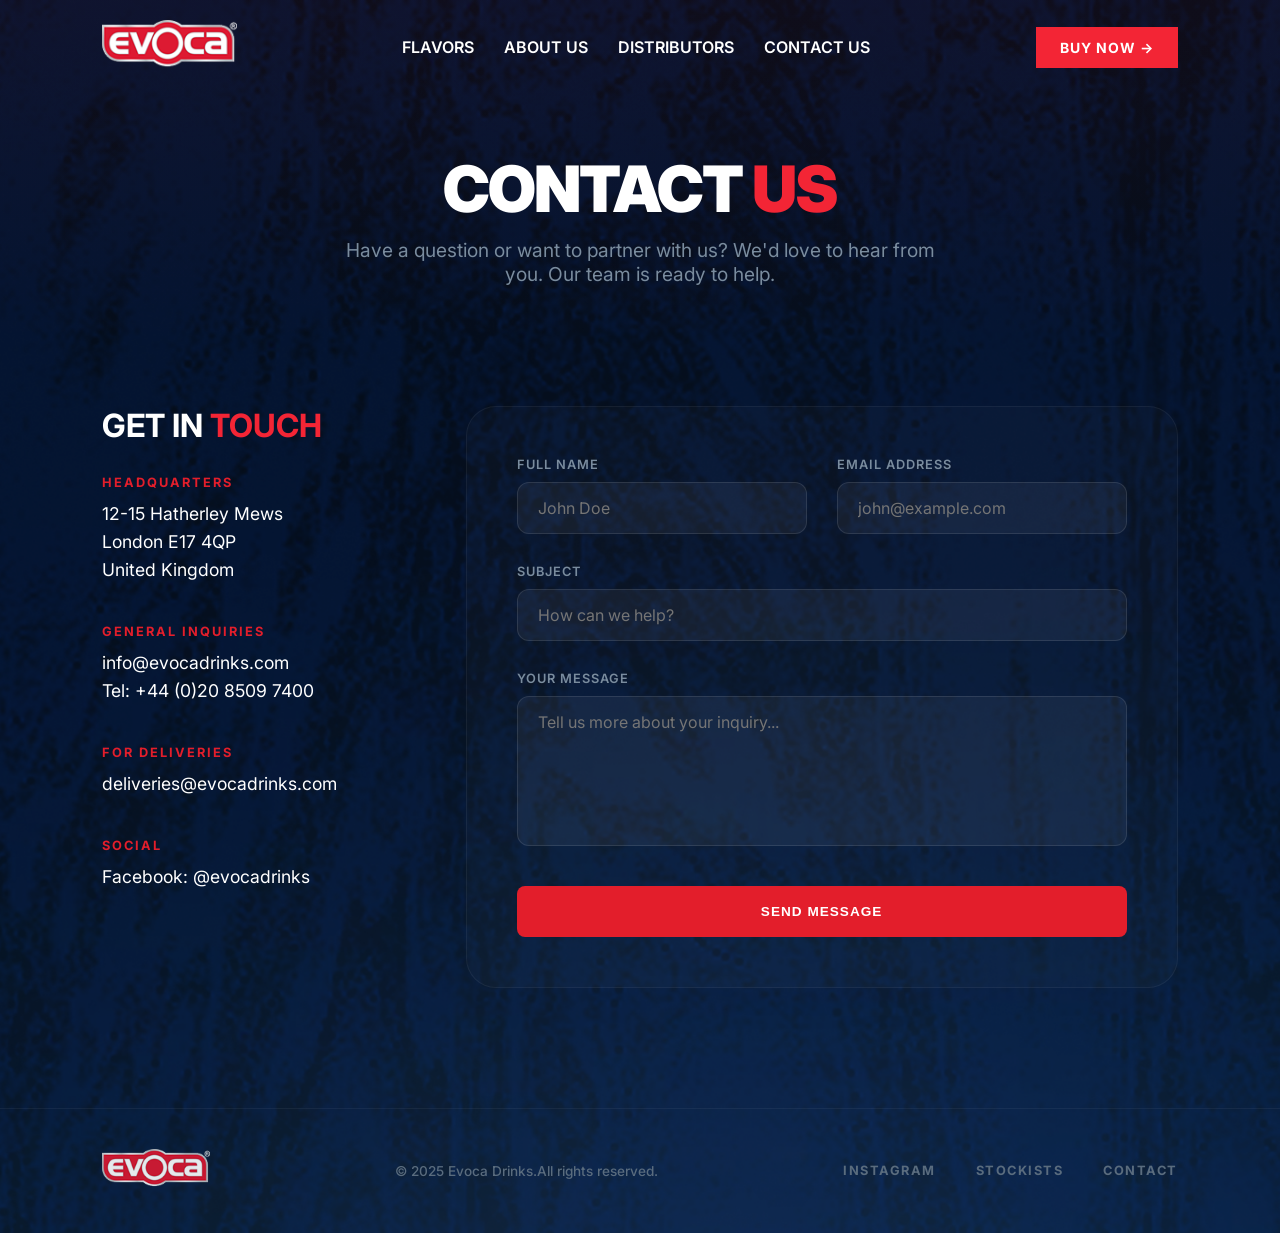
<file: contact.html>
<!DOCTYPE html>
<html lang="en">

<head>
    <meta charset="UTF-8">
    <meta name="viewport" content="width=device-width, initial-scale=1.0">
    <title>Contact Us - Evoca</title>
    <link rel="stylesheet" href="style.css">
    <link rel="preconnect" href="https://fonts.googleapis.com">
    <link rel="preconnect" href="https://fonts.gstatic.com" crossorigin>
    <link href="https://fonts.googleapis.com/css2?family=Inter:wght@400;500;600;700;800;900&display=swap"
        rel="stylesheet">
</head>

<body>

    <header class="navbar">
        <div class="navbar-container">
            <div class="logo">
                <a href="index.html"><img src="assets/Evoca Logo.png" alt="Evoca Logo" class="logo-img"></a>
            </div>
            <nav class="nav-links">
                <a href="index.html#flavors">Flavors</a>
                <a href="about.html">About Us</a>
                <a href="distributors.html">Distributors</a>
                <a href="contact.html">Contact US</a>
            </nav>
            <div class="menu-toggle" id="menuToggle">
                <span></span>
                <span></span>
                <span></span>
            </div>
            <a href="#" class="btn btn-primary buy-now">BUY NOW &rarr;</a>
        </div>
    </header>

    <header class="page-header">
        <div class="page-header-container">
            <h1 class="page-title">Contact <span class="highlight-red">Us</span></h1>
            <p class="page-subtitle">Have a question or want to partner with us? We'd love to hear from you. Our team is
                ready to help.</p>
        </div>
    </header>

    <section class="contact-section">
        <div class="contact-container">
            <div class="contact-info">
                <h3>Get In <span class="highlight-red">Touch</span></h3>

                <div class="info-item">
                    <h4>Headquarters</h4>
                    <p>12-15 Hatherley Mews<br>London E17 4QP<br>United Kingdom</p>
                </div>

                <div class="info-item">
                    <h4>General Inquiries</h4>
                    <p>info@evocadrinks.com<br>Tel: +44 (0)20 8509 7400</p>
                </div>

                <div class="info-item">
                    <h4>For Deliveries</h4>
                    <p>deliveries@evocadrinks.com</p>
                </div>

                <div class="info-item">
                    <h4>Social</h4>
                    <p><a href="https://www.facebook.com/evocadrinks" target="_blank" style="color: inherit; text-decoration: none;">Facebook: @evocadrinks</a></p>
                </div>
            </div>

            <div class="contact-form">
                <form action="#">
                    <div class="form-grid">
                        <div class="form-group">
                            <label for="name">Full Name</label>
                            <input type="text" id="name" class="form-input" placeholder="John Doe" required>
                        </div>
                        <div class="form-group">
                            <label for="email">Email Address</label>
                            <input type="email" id="email" class="form-input" placeholder="john@example.com" required>
                        </div>
                    </div>

                    <div class="form-group" style="margin-bottom: 30px;">
                        <label for="subject">Subject</label>
                        <input type="text" id="subject" class="form-input" placeholder="How can we help?" required>
                    </div>

                    <div class="form-group" style="margin-bottom: 40px;">
                        <label for="message">Your Message</label>
                        <textarea id="message" class="form-textarea" placeholder="Tell us more about your inquiry..."
                            required></textarea>
                    </div>

                    <button type="submit" class="btn btn-primary"
                        style="width: 100%; padding: 18px; cursor: pointer; border: none;">SEND MESSAGE</button>
                </form>
            </div>
        </div>
    </section>

    <footer class="footer">
        <div class="footer-container">
            <div class="footer-left">
                <img src="assets/Evoca Logo.png" alt="Evoca Logo" class="footer-logo">
            </div>
            <div class="footer-center">
                <p>© 2025 Evoca Drinks.All rights reserved.</p>
            </div>
            <div class="footer-right">
                <nav class="footer-nav">
                    <a href="#">INSTAGRAM</a>
                    <a href="distributors.html">STOCKISTS</a>
                    <a href="contact.html">CONTACT</a>
                </nav>
            </div>
        </div>
    </footer>

    <a href="#" class="scroll-top" id="scrollTop">
        <svg viewBox="0 0 24 24" width="24" height="24" stroke="currentColor" stroke-width="3" fill="none"
            stroke-linecap="round" stroke-linejoin="round">
            <polyline points="18 15 12 9 6 15"></polyline>
        </svg>
    </a>

    <script>
        const scrollTop = document.getElementById('scrollTop');
        const navbar = document.querySelector('.navbar');

        window.addEventListener('scroll', () => {
            if (window.pageYOffset > 300) {
                scrollTop.classList.add('visible');
            } else {
                scrollTop.classList.remove('visible');
            }

            if (window.pageYOffset > 50) {
                navbar.classList.add('scrolled');
            } else {
                navbar.classList.remove('scrolled');
            }
        });

        // Mobile Menu Toggle Logic
        const menuToggle = document.getElementById('menuToggle');
        const navLinks = document.querySelector('.nav-links');

        menuToggle.addEventListener('click', () => {
            menuToggle.classList.toggle('active');
            navLinks.classList.toggle('active');
            document.body.classList.toggle('no-scroll');
        });

        // Close menu when link is clicked
        document.querySelectorAll('.nav-links a').forEach(link => {
            link.addEventListener('click', () => {
                menuToggle.classList.remove('active');
                navLinks.classList.remove('active');
                document.body.classList.remove('no-scroll');
            });
        });
    </script>
</body>

</html>
</file>
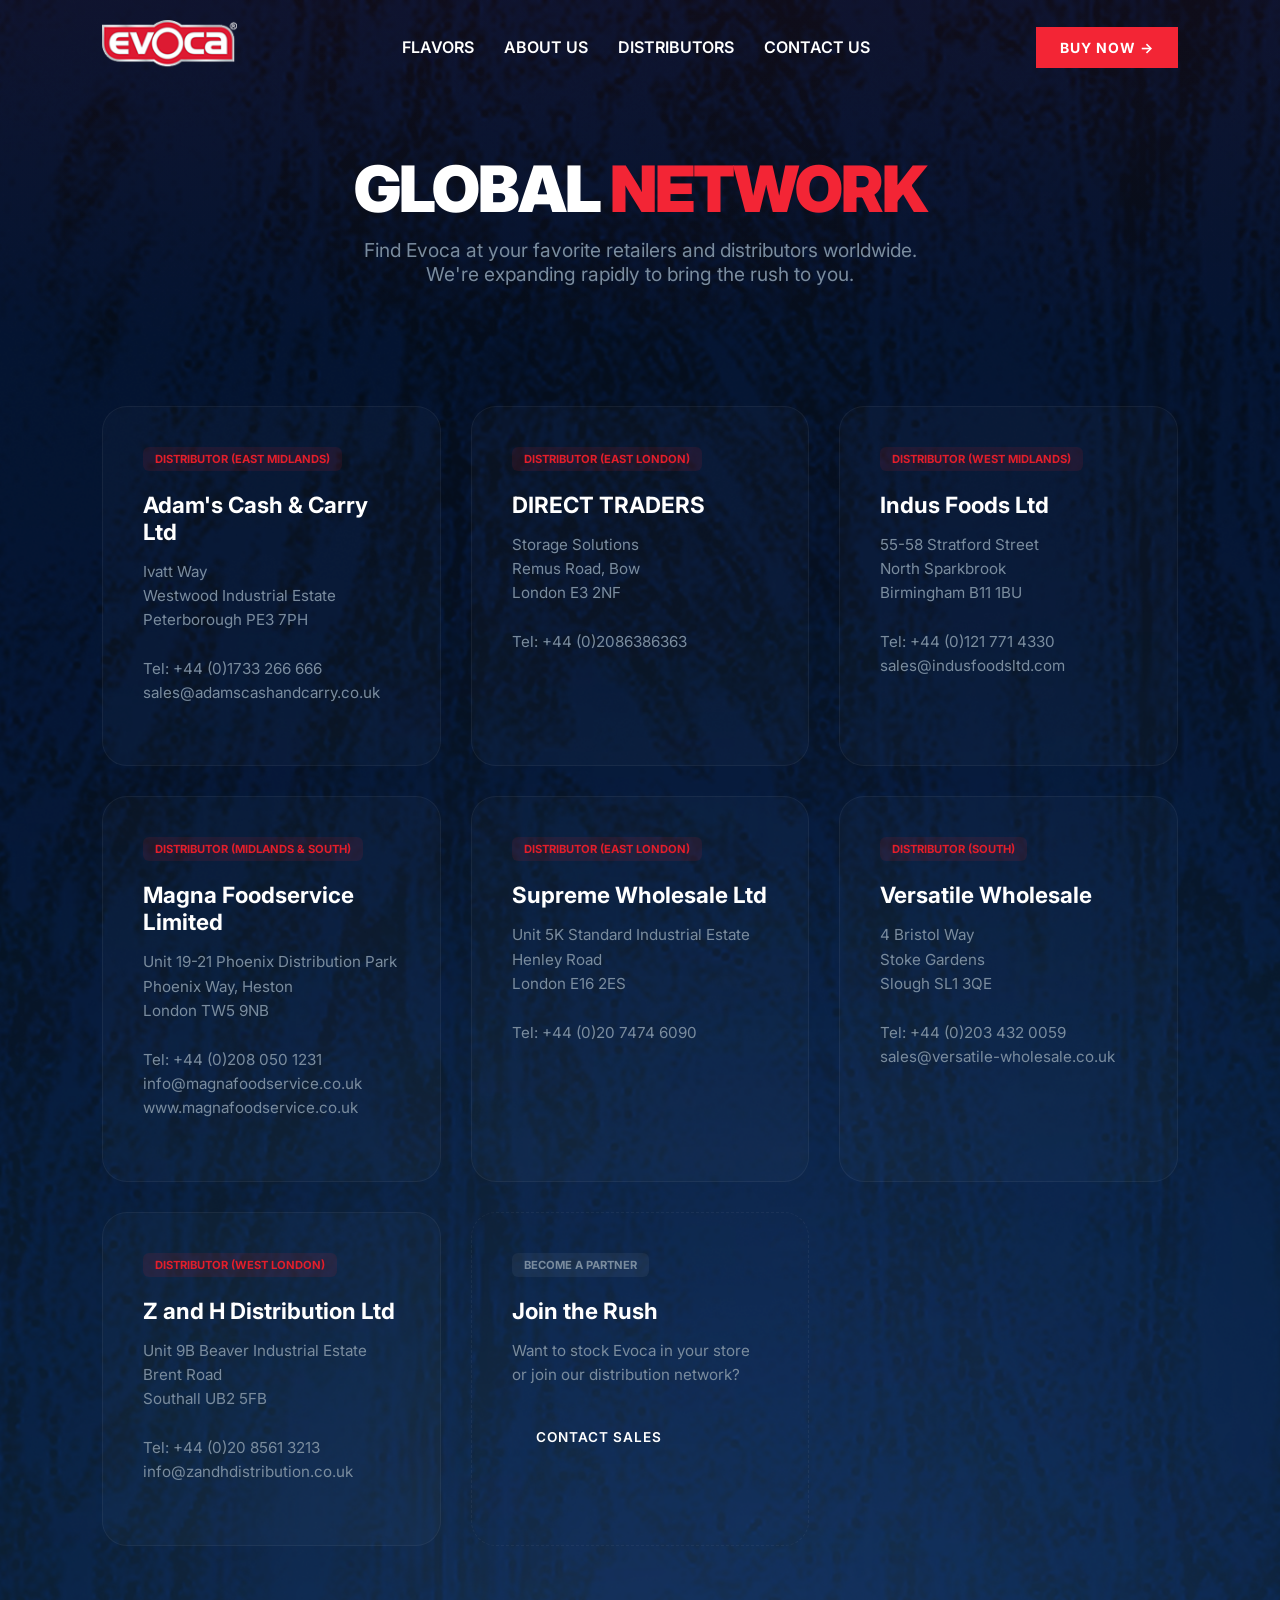
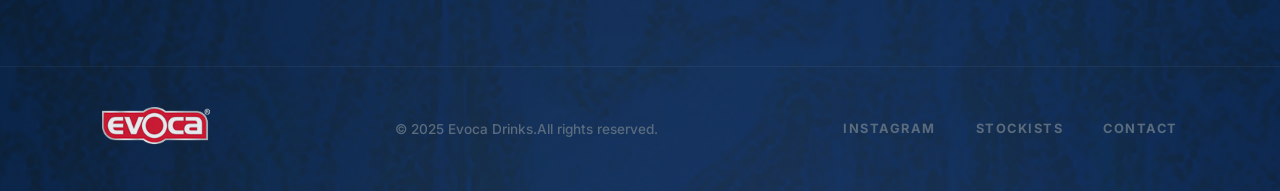
<file: distributors.html>
<!DOCTYPE html>
<html lang="en">

<head>
    <meta charset="UTF-8">
    <meta name="viewport" content="width=device-width, initial-scale=1.0">
    <title>Distributors - Evoca</title>
    <link rel="stylesheet" href="style.css">
    <link rel="preconnect" href="https://fonts.googleapis.com">
    <link rel="preconnect" href="https://fonts.gstatic.com" crossorigin>
    <link href="https://fonts.googleapis.com/css2?family=Inter:wght@400;500;600;700;800;900&display=swap"
        rel="stylesheet">
</head>

<body>

    <header class="navbar">
        <div class="navbar-container">
            <div class="logo">
                <a href="index.html"><img src="assets/Evoca Logo.png" alt="Evoca Logo" class="logo-img"></a>
            </div>
            <nav class="nav-links">
                <a href="index.html#flavors">Flavors</a>
                <a href="about.html">About Us</a>
                <a href="distributors.html">Distributors</a>
                <a href="contact.html">Contact US</a>
            </nav>
            <div class="menu-toggle" id="menuToggle">
                <span></span>
                <span></span>
                <span></span>
            </div>
            <a href="#" class="btn btn-primary buy-now">BUY NOW &rarr;</a>
        </div>
    </header>

    <header class="page-header">
        <div class="page-header-container">
            <h1 class="page-title">Global <span class="highlight-red">Network</span></h1>
            <p class="page-subtitle">Find Evoca at your favorite retailers and distributors worldwide. We're expanding
                rapidly to bring the rush to you.</p>
        </div>
    </header>

    <section class="distributors-section">
        <div class="distributor-grid">

            <div class="distributor-card">
                <span class="distributor-tag">Distributor (East Midlands)</span>
                <h3>Adam's Cash &amp; Carry Ltd</h3>
                <p>Ivatt Way<br>Westwood Industrial Estate<br>Peterborough PE3 7PH<br><br>Tel: +44 (0)1733 266 666<br>sales@adamscashandcarry.co.uk</p>
            </div>

            <div class="distributor-card">
                <span class="distributor-tag">Distributor (East London)</span>
                <h3>DIRECT TRADERS</h3>
                <p>Storage Solutions<br>Remus Road, Bow<br>London E3 2NF<br><br>Tel: +44 (0)2086386363</p>
            </div>

            <div class="distributor-card">
                <span class="distributor-tag">Distributor (West Midlands)</span>
                <h3>Indus Foods Ltd</h3>
                <p>55-58 Stratford Street<br>North Sparkbrook<br>Birmingham B11 1BU<br><br>Tel: +44 (0)121 771 4330<br>sales@indusfoodsltd.com</p>
            </div>

            <div class="distributor-card">
                <span class="distributor-tag">Distributor (Midlands &amp; South)</span>
                <h3>Magna Foodservice Limited</h3>
                <p>Unit 19-21 Phoenix Distribution Park<br>Phoenix Way, Heston<br>London TW5 9NB<br><br>Tel: +44 (0)208 050 1231<br>info@magnafoodservice.co.uk<br>www.magnafoodservice.co.uk</p>
            </div>

            <div class="distributor-card">
                <span class="distributor-tag">Distributor (East London)</span>
                <h3>Supreme Wholesale Ltd</h3>
                <p>Unit 5K Standard Industrial Estate<br>Henley Road<br>London E16 2ES<br><br>Tel: +44 (0)20 7474 6090</p>
            </div>

            <div class="distributor-card">
                <span class="distributor-tag">Distributor (South)</span>
                <h3>Versatile Wholesale</h3>
                <p>4 Bristol Way<br>Stoke Gardens<br>Slough SL1 3QE<br><br>Tel: +44 (0)203 432 0059<br>sales@versatile-wholesale.co.uk</p>
            </div>

            <div class="distributor-card">
                <span class="distributor-tag">Distributor (West London)</span>
                <h3>Z and H Distribution Ltd</h3>
                <p>Unit 9B Beaver Industrial Estate<br>Brent Road<br>Southall UB2 5FB<br><br>Tel: +44 (0)20 8561 3213<br>info@zandhdistribution.co.uk</p>
            </div>

            <div class="distributor-card" style="border-style: dashed; background: transparent;">
                <span class="distributor-tag" style="background: rgba(255,255,255,0.05); color: var(--text-muted);">Become a Partner</span>
                <h3>Join the Rush</h3>
                <p>Want to stock Evoca in your store or join our distribution network?</p>
                <a href="contact.html" class="btn btn-secondary" style="margin-top: 10px;">Contact Sales</a>
            </div>

        </div>
    </section>

    <footer class="footer">
        <div class="footer-container">
            <div class="footer-left">
                <img src="assets/Evoca Logo.png" alt="Evoca Logo" class="footer-logo">
            </div>
            <div class="footer-center">
                <p>© 2025 Evoca Drinks.All rights reserved.</p>
            </div>
            <div class="footer-right">
                <nav class="footer-nav">
                    <a href="#">INSTAGRAM</a>
                    <a href="distributors.html">STOCKISTS</a>
                    <a href="contact.html">CONTACT</a>
                </nav>
            </div>
        </div>
    </footer>

    <a href="#" class="scroll-top" id="scrollTop">
        <svg viewBox="0 0 24 24" width="24" height="24" stroke="currentColor" stroke-width="3" fill="none"
            stroke-linecap="round" stroke-linejoin="round">
            <polyline points="18 15 12 9 6 15"></polyline>
        </svg>
    </a>

    <script>
        const scrollTop = document.getElementById('scrollTop');
        const navbar = document.querySelector('.navbar');

        window.addEventListener('scroll', () => {
            if (window.pageYOffset > 300) {
                scrollTop.classList.add('visible');
            } else {
                scrollTop.classList.remove('visible');
            }

            if (window.pageYOffset > 50) {
                navbar.classList.add('scrolled');
            } else {
                navbar.classList.remove('scrolled');
            }
        });

        // Mobile Menu Toggle Logic
        const menuToggle = document.getElementById('menuToggle');
        const navLinks = document.querySelector('.nav-links');

        menuToggle.addEventListener('click', () => {
            menuToggle.classList.toggle('active');
            navLinks.classList.toggle('active');
            document.body.classList.toggle('no-scroll');
        });

        // Close menu when link is clicked
        document.querySelectorAll('.nav-links a').forEach(link => {
            link.addEventListener('click', () => {
                menuToggle.classList.remove('active');
                navLinks.classList.remove('active');
                document.body.classList.remove('no-scroll');
            });
        });
    </script>
</body>

</html>
</file>
<file: style.css>
html.snap-page {
    scroll-snap-type: none;
    overflow: hidden;
}

/* ════════════════════════════════════════════════════════════
   FULL-SCREEN SNAP SCROLL
   ════════════════════════════════════════════════════════════ */

#snapContainer {
    position: fixed;
    top: 0;
    left: 0;
    width: 100vw;
    height: 100vh;
    overflow: hidden;
    z-index: 0;
}

/* Each snap section — full viewport, centres content */
.snap-section {
    position: absolute;
    top: 0;
    left: 0;
    width: 100vw;
    height: 100vh;
    overflow: hidden;
    will-change: transform;
    /* Pad top for fixed navbar, then centre remaining space */
    display: flex;
    flex-direction: column;
    align-items: stretch;
    justify-content: center;
    padding-top: 80px;   /* navbar height — prevents content hiding behind it */
    box-sizing: border-box;
}

/* Direct children: fill height, no overflow clipping */
.snap-section > main,
.snap-section > section,
.snap-section > footer,
.snap-section > div {
    width: 100%;
    height: 100%;
    overflow: hidden;
}

/* Scrollable sections — content taller than viewport scrolls internally */
.snap-section--scroll {
    overflow-y: auto;
    -webkit-overflow-scrolling: touch;
    scroll-behavior: smooth;
}

/* Children of scrollable sections: natural height */
.snap-section--scroll > section,
.snap-section--scroll > main,
.snap-section--scroll > footer {
    height: auto;
    min-height: unset;
    overflow: visible;
}

/* Last section on index (data-index=5): zero + footer, scrollable */
.snap-section[data-index="5"] {
    overflow-y: auto;
    -webkit-overflow-scrolling: touch;
}
.snap-section[data-index="5"] > section,
.snap-section[data-index="5"] > footer {
    height: auto;
    overflow: visible;
}

/* ── Mobile: flat normal scroll ─────────────────────────────── */
@media (max-width: 768px) {
    html.snap-page {
        overflow: auto;
    }
    #snapContainer {
        position: static;
        height: auto;
        overflow: visible;
    }
    .snap-section {
        position: static !important;
        height: auto !important;
        overflow: visible !important;
        will-change: auto !important;
        transform: none !important;
        opacity: 1 !important;
        pointer-events: all !important;
        padding-top: 0 !important;   /* remove navbar offset — normal scroll handles it */
        display: block !important;
    }
    .snap-section > main,
    .snap-section > section,
    .snap-section > footer,
    .snap-section > div {
        height: auto;
        overflow: visible;
    }
    .snap-section--scroll,
    .snap-section[data-index="5"] {
        overflow: visible;
    }
}

html {
    scroll-behavior: smooth;
}

:root {
    scroll-behavior: smooth;
    --bg-dark: #051329;
    --primary-red: #E31E2B;
    --text-white: #ffffff;
    --text-muted: #7a8c9e;
    --btn-secondary-bg: rgba(255, 255, 255, 0.05);
    --btn-secondary-border: rgba(255, 255, 255, 0.1);
}

/* Reveal Animations */
.reveal {
    opacity: 0;
    transform: translateY(30px);
    transition: all 0.8s cubic-bezier(0.175, 0.885, 0.32, 1.275);
}

.reveal.active {
    opacity: 1;
    transform: translateY(0);
}

/* Staggered Reveal Delays */
.delay-1 {
    transition-delay: 0.1s;
}

.delay-2 {
    transition-delay: 0.2s;
}

.delay-3 {
    transition-delay: 0.3s;
}

.delay-4 {
    transition-delay: 0.4s;
}

.delay-5 {
    transition-delay: 0.5s;
}

/* Parallax Keyframes */
@keyframes parallax-slow {
    0% {
        transform: translate(0, 0);
    }

    50% {
        transform: translate(20px, 15px);
    }

    100% {
        transform: translate(0, 0);
    }
}

@keyframes parallax-medium {
    0% {
        transform: translate(0, 0);
    }

    50% {
        transform: translate(-30px, 20px);
    }

    100% {
        transform: translate(0, 0);
    }
}

.parallax-s {
    animation: parallax-slow 15s ease-in-out infinite;
}

.parallax-m {
    animation: parallax-medium 12s ease-in-out infinite;
}

* {
    margin: 0;
    padding: 0;
    box-sizing: border-box;
}

body {
    font-family: 'Inter', sans-serif;
    background-color: var(--bg-dark);
    background-image: url('assets/Background.png');
    background-position: top center;
    background-size: 100% auto;
    background-repeat: repeat-y;
    color: var(--text-white);
    min-height: 100vh;
    display: flex;
    flex-direction: column;
    overflow-x: hidden;
    position: relative;
}

/* Custom Scrollbar */
::-webkit-scrollbar {
    width: 8px;
}

::-webkit-scrollbar-track {
    background: var(--bg-dark);
}

::-webkit-scrollbar-thumb {
    background: #2a3a5a;
    border-radius: 10px;
}

::-webkit-scrollbar-thumb:hover {
    background: var(--primary-red);
}



/* Typography & Utilities */
a {
    text-decoration: none;
    color: inherit;
}

.btn {
    display: inline-block;
    padding: 12px 24px;
    border-radius: 8px;
    font-weight: 600;
    font-size: 0.85rem;
    letter-spacing: 1px;
    text-transform: uppercase;
    transition: all 0.3s ease;
}

.btn-primary {
    background-color: var(--primary-red);
    color: var(--text-white);
}

.btn-primary:hover {
    background-color: #ff1a2d;
    box-shadow: 0 4px 15px rgba(255, 51, 68, 0.4);
}

.btn-secondary:hover {
    background-color: rgba(255, 255, 255, 0.1);
    transform: translateY(-2px);
}

/* Magnetic/Glow Button */
.btn-primary {
    position: relative;
    overflow: hidden;
    z-index: 1;
}

.btn-primary::before {
    content: '';
    position: absolute;
    top: 50%;
    left: 50%;
    width: 0;
    height: 0;
    background: rgba(255, 255, 255, 0.2);
    border-radius: 50%;
    transform: translate(-50%, -50%);
    transition: width 0.6s ease, height 0.6s ease;
    z-index: -1;
}

.btn-primary:hover::before {
    width: 300px;
    height: 300px;
}

/* Header / Navbar */
.navbar {
    display: flex;
    justify-content: center;
    /* Centering the inner container */
    padding: 0 8%;
    /* Percentage padding for smaller screens */
    width: 100%;
    position: fixed;
    top: 0;
    left: 0;
    z-index: 1000;
    background: transparent;
    backdrop-filter: blur(0px);
    border-bottom: 1px solid transparent;
    transition: all 0.4s ease;
}

.navbar-container {
    width: 100%;
    max-width: 1300px;
    display: flex;
    justify-content: space-between;
    align-items: center;
    padding: 20px 0;
    /* Vertical padding only, horizontal handled by parent or margin */
}

.navbar.scrolled {
    background-color: #051329 !important;
    backdrop-filter: blur(15px);
    border-bottom: 1px solid rgba(255, 255, 255, 0.1);
    box-shadow: 0 10px 30px rgba(0, 0, 0, 0.3);
}

.navbar.scrolled .navbar-container {
    padding: 12px 0;
}


.logo {
    display: flex;
    align-items: center;
}

.logo-img {
    height: 50px;
    /* Adjust size to fit header nicely */
    width: auto;
}

.nav-links {
    display: flex;
    gap: 30px;
}

.nav-links a {
    font-size: 16px;
    font-weight: 600;
    text-transform: uppercase;
    letter-spacing: 0px;
    line-height: 1;
    color: var(--text-white);
    transition: color 0.3s ease;
}

.nav-links a:hover {
    color: var(--text-white);
}

.buy-now {
    background-color: #F32535 !important;
    border-radius: 0;
    padding: 12px 24px;
    font-size: 14px;
    font-weight: 700;
    display: inline-flex;
    align-items: center;
    gap: 8px;
    box-shadow: none;
}

.buy-now:hover {
    background-color: #d11e2b !important;
    box-shadow: 0 4px 15px rgba(243, 37, 53, 0.3);
    transform: none;
}

.hero {
    min-height: 100vh;
    display: flex;
    justify-content: center;
    align-items: flex-start;
    padding: 300px 8% 0;
    position: relative;
    scroll-snap-align: start;
    overflow: hidden;
    margin-bottom: 0 !important;
}

/* .hero-visual and .hero-img replaced by .hero-carousel */


.hero-sides-container {
    width: 100%;
    max-width: 1300px;
    margin: 0 auto;
    display: flex;
    justify-content: space-between;
    align-items: flex-start;
    padding: 0 4px;
    /* Fine-tuned adjustment to perfectly align with navbar content */
    z-index: 10;
}

.hero-side {
    display: flex;
    flex-direction: column;
    gap: 50px;
}

.hero-side.right {
    text-align: right;
}

.highlight-red {
    color: #F32535;
}

.side-info-item h3 {
    font-size: 20px;
    font-weight: 600;
    color: #FFFFFF;
    margin-bottom: 8px;
    text-transform: uppercase;
    letter-spacing: -0.02em;
    line-height: 1;
}

.side-info-item p {
    font-size: 16px;
    color: rgba(255, 255, 255, 0.4);
    font-weight: 400;
    letter-spacing: 0px;
    line-height: 1;
}

.hero-bottom-content {
    position: absolute;
    bottom: 50px;
    left: 50%;
    transform: translateX(-50%);
    text-align: center;
    width: 100%;
    max-width: 900px;
    display: flex;
    flex-direction: column;
    align-items: center;
    gap: 25px;
    z-index: 10;
}

.hero-badge {
    background: rgba(255, 255, 255, 0.08);
    backdrop-filter: blur(10px);
    border: 1px solid rgba(255, 255, 255, 0.1);
    padding: 8px 20px;
    border-radius: 4px;
    font-size: 0.75rem;
    font-weight: 600;
    letter-spacing: 2px;
    color: #FFFFFF;
    margin-left: 4px;
}

.hero-main-title .title-sub {
    font-size: 1rem;
    font-weight: 700;
    letter-spacing: 3px;
    display: block;
    margin-bottom: 8px;
    color: #FFFFFF;
}

.hero-main-title h1 {
    font-size: 4rem;
    font-weight: 900;
    line-height: 0.9;
    letter-spacing: -2px;
    text-transform: uppercase;
}

.hero-actions {
    display: flex;
    gap: 20px;
    margin-top: 5px;
}

.btn-outline {
    background: transparent;
    border: 1px solid #F32535;
    color: #F32535;
    border-radius: 0;
    padding: 12px 30px;
    font-size: 14px;
    font-weight: 700;
    text-transform: uppercase;
    transition: all 0.3s ease;
}

.btn-outline:hover {
    background: rgba(243, 37, 53, 0.05);
    border-color: #F32535;
}

/* Product Showcase Section */
.product-showcase {
    height: 100%;
    display: flex;
    align-items: center;
    justify-content: center;
    padding: 20px 8%;
    position: relative;
    scroll-snap-align: start;
    scroll-margin-top: 0;
}

.showcase-container {
    background: linear-gradient(rgba(0, 0, 0, 0.2), rgba(0, 0, 0, 0.4)), url('assets/cardbg.png') #000 50% / cover no-repeat;
    backdrop-filter: blur(5px);
    border-radius: 30px;
    display: flex;
    align-items: center;
    padding: 70px 60px 70px 40px;
    width: 100%;
    max-width: 1300px;
    border: 1px solid rgba(255, 255, 255, 0.08);
    box-shadow: 0 40px 120px rgba(0, 0, 0, 0.8);
    position: relative;
    overflow: hidden;
}

.pagination {
    display: flex;
    flex-direction: column;
    align-items: center;
    gap: 12px;
    width: 40px;
    margin-right: 20px;
    z-index: 2;
}

.dot {
    width: 8px;
    height: 8px;
    background-color: white;
    border-radius: 50%;
    opacity: 0.5;
    transition: all 0.4s cubic-bezier(0.4, 0, 0.2, 1);
    cursor: pointer;
    position: relative;
}

.dot::after {
    content: '';
    position: absolute;
    top: -10px;
    left: -10px;
    right: -10px;
    bottom: -10px;
}

.dot:hover {
    opacity: 1;
    transform: scale(1.2);
}

.dot.active {
    width: 20px;
    height: 20px;
    background-color: var(--primary-red);
    opacity: 1;
    box-shadow: 0 0 20px rgba(227, 30, 43, 0.5);
}

.product-image {
    flex: 1;
    display: flex;
    justify-content: center;
    z-index: 2;
}

.product-image img {
    height: 460px;
    width: auto;
    filter: drop-shadow(0 40px 60px rgba(0, 0, 0, 0.8));
    transition: transform 0.6s cubic-bezier(0.34, 1.56, 0.64, 1);
}

.product-info {
    flex: 1.4;
    padding-left: 20px;
    z-index: 2;
}

.product-tag {
    display: inline-block;
    background-color: #E31E2B;
    color: white;
    padding: 10px 22px;
    border-radius: 10px;
    font-size: 0.7rem;
    font-weight: 800;
    letter-spacing: 1.5px;
    margin-bottom: 30px;
    text-transform: uppercase;
}

.product-heading {
    font-size: 5.2rem;
    font-weight: 900;
    line-height: 0.9;
    letter-spacing: -3px;
    margin-bottom: 25px;
    text-transform: uppercase;
    color: #ffffff;
}

.product-description {
    color: #a0aec0;
    font-size: 1.05rem;
    line-height: 1.65;
    max-width: 550px;
}

/* Marquee / Scrollable Background Ribbon */
.marquee-wrapper {
    margin-top: 0 !important;
    background-color: var(--primary-red);
    padding: 20px 0;
    width: 100vw;
    overflow: hidden;
    position: relative;
    margin-top: 60px;
}

.marquee {
    display: flex;
    white-space: nowrap;
    animation: marquee 45s linear infinite;
    width: max-content;
}

.marquee span {
    font-size: 1.8rem;
    font-weight: 900;
    letter-spacing: 1.5px;
    padding: 0 30px;
    display: inline-block;
}

@keyframes marquee {
    0% {
        transform: translateX(0);
    }

    100% {
        transform: translateX(-50%);
    }
}

/* Campaign Visual System Section */
.campaign-system {
    height: 100%;
    padding: 60px 8% 20px;
    position: relative;
    overflow: hidden;
    display: flex;
    flex-direction: column;
    justify-content: center;
    box-sizing: border-box;
}

/* Expanding Reach section — no top header, just the grid */
.campaign-reach {
    padding: 20px 8% 20px;
    display: flex;
    flex-direction: column;
    justify-content: center;
    height: 100%;
    box-sizing: border-box;
}

/* Tighter grid gap inside the reach section */
.campaign-reach .campaign-grid {
    gap: 40px;
}

/* Cap the visual container height in the reach section */
.campaign-reach .visual-container {
    height: min(600px, 70vh);
}

.campaign-header {
    text-align: center;
    margin-bottom: 30px;
}

.header-main {
    font-size: 4rem;
    font-weight: 900;
    line-height: 0.9;
    letter-spacing: -2px;
    margin-bottom: 25px;
    text-transform: uppercase;
}

.header-sub {
    color: var(--text-muted);
    font-size: 1.1rem;
    max-width: 750px;
    margin: 0 auto;
    line-height: 1.7;
}

.campaign-banner {
    width: 100%;
    max-width: 1300px;
    margin: 25px auto 10px;
    border-radius: 40px;
    overflow: hidden;
    border: 1px solid rgba(255, 255, 255, 0.08);
    box-shadow: 0 40px 100px rgba(0, 0, 0, 0.4);
    background: rgba(0, 0, 0, 0.2);
}

.banner-img {
    width: 100%;
    height: auto;
    display: block;
    object-fit: cover;
    transition: none;
    /* Ensure no active effect */
}

.campaign-grid {
    max-width: 1300px;
    margin: 0 auto;
    display: grid;
    grid-template-columns: 2.8fr 1fr;
    gap: 100px;
    align-items: center;
}

.side-heading {
    font-size: 4rem;
    font-weight: 900;
    line-height: 0.9;
    letter-spacing: -2px;
    margin-bottom: 20px;
    text-transform: uppercase;
}

.highlight-blue {
    color: #3191f7;
}

.feature-list {
    display: flex;
    flex-direction: column;
}

.feature-card {
    padding: 20px 0;
    border-bottom: 1px solid rgba(255, 255, 255, 0.05);
}

.feature-card:first-child {
    border-top: 1px solid rgba(255, 255, 255, 0.05);
}

.feature-num {
    font-size: 0.8rem;
    font-weight: 700;
    color: #3191f7;
    letter-spacing: 2px;
    display: block;
    margin-bottom: 15px;
}

.feature-card h4 {
    font-size: 1.8rem;
    font-weight: 800;
    margin-bottom: 15px;
    text-transform: uppercase;
    color: #3191f7;
}

.feature-card p {
    color: #a0aec0;
    font-size: 1.1rem;
    line-height: 1.8;
    max-width: 100%;
    text-align: justify;
}

.principles-list {
    margin: 15px 0;
    padding-left: 20px;
    list-style: none;
}

.principles-list li {
    position: relative;
    color: #a0a0a0;
    font-size: 1.05rem;
    font-weight: 500;
    line-height: 1.6;
    margin-bottom: 4px;
    padding-left: 20px;
    text-align: justify;
}

.principles-list li::before {
    content: '•';
    position: absolute;
    left: 0;
    color: #3191f7;
    font-size: 1.4rem;
    line-height: 1;
}

.visual-container {
    position: relative;
    height: min(850px, 70vh);
    display: flex;
    justify-content: flex-end;
    align-items: center;
    padding-right: 20px;
}

.campaign-info {
    position: absolute;
    top: 15%;
    left: 0%;
    transform: translateX(-50%);
    max-width: 700px;
    z-index: 20;
    text-align: left;
    background: transparent;
    backdrop-filter: none;
    padding: 0;
    border-radius: 0;
    border: none;
}

.tag-pill {
    background-color: rgba(122, 0, 0, 0.3);
    padding: 6px 16px;
    border-radius: 50px;
    font-size: 0.65rem;
    font-weight: 700;
    letter-spacing: 2px;
    margin-bottom: 25px;
    display: inline-block;
    backdrop-filter: blur(5px);
    border: 1px solid rgba(227, 30, 43, 0.3);
    color: #ffffff;
}

.campaign-desc {
    font-size: 1.2rem;
    color: #b0c4d8;
    line-height: 1.4;
    font-weight: 500;
    letter-spacing: -0.2px;
    max-width: 450px;
}

.angled-can {
    z-index: 5;
    transform: rotate(0deg);
    filter: drop-shadow(0 60px 100px rgba(0, 0, 0, 0.7));
    transition: transform 0.5s ease;
    margin-top: 50px;
}

.angled-can img {
    height: 700px;
    width: auto;
}

.angled-can:hover {
    transform: rotate(8deg) scale(1.05);
}

.straight-can {
    position: absolute;
    top: 50%;
    left: 35%;
    transform: translate(-50%, -50%);
    z-index: 1;
    filter: drop-shadow(0 60px 100px rgba(0, 0, 0, 0.8));
    transition: transform 0.5s ease;
    opacity: 1;
}

.straight-can img {
    height: 580px;
    width: auto;
    transform: rotate(0deg);
}

/* Ribbons */
.ribbon {
    position: absolute;
    width: 1000px;
    height: 150px;
    border-radius: 75px;
    filter: blur(60px);
    opacity: 0.35;
    z-index: 1;
}

.ribbon-1 {
    background: linear-gradient(90deg, #E31E2B, transparent);
    transform: rotate(-25deg) translate(-100px, -100px);
}

.ribbon-2 {
    background: linear-gradient(90deg, #3191f7, transparent);
    transform: rotate(45deg) translate(50px, 200px);
}

/* Particles */
.particle {
    position: absolute;
    width: 10px;
    height: 10px;
    background-color: white;
    border-radius: 50%;
    filter: blur(2px);
    box-shadow: 0 0 15px white;
    opacity: 0.6;
    z-index: 6;
}

.p1 {
    top: 15%;
    left: 20%;
}

.p2 {
    bottom: 25%;
    right: 10%;
}

.p3 {
    top: 40%;
    left: 85%;
}

/* Signature Concept Section */
.signature-concept {
    height: 100%;
    padding: 20px 8% 20px;
    background-color: transparent;
    position: relative;
    display: flex;
    align-items: center;
    box-sizing: border-box;
}

.concept-grid {
    max-width: 1300px;
    margin: 0 auto;
    display: grid;
    grid-template-columns: 1.5fr 1fr;
    gap: 60px;
    align-items: center;
}

.concept-tag {
    background-color: rgba(255, 255, 255, 0.05);
    color: #ffffff;
    padding: 8px 18px;
    border-radius: 6px;
    font-size: 0.75rem;
    font-weight: 600;
    letter-spacing: 1.5px;
    margin-bottom: 30px;
    display: inline-block;
    border: 1px solid rgba(255, 255, 255, 0.1);
    text-transform: uppercase;
}

.concept-heading {
    font-size: 4rem;
    font-weight: 900;
    line-height: 0.9;
    letter-spacing: -2px;
    margin-bottom: 35px;
    text-transform: uppercase;
}

.concept-desc {
    color: var(--text-muted);
    font-size: 1.1rem;
    line-height: 1.7;
    margin-bottom: 40px;
    max-width: 600px;
}

.concept-features {
    display: flex;
    flex-direction: column;
    gap: 20px;
}

.concept-feature {
    display: flex;
    gap: 25px;
    padding: 20px;
    background-color: rgba(255, 255, 255, 0.02);
    border: 1px solid rgba(255, 255, 255, 0.05);
    border-radius: 25px;
    transition: all 0.4s cubic-bezier(0.175, 0.885, 0.32, 1.275);
    max-width: 640px;
}

.concept-feature:hover {
    background-color: rgba(255, 255, 255, 0.04);
    transform: translateX(15px);
    border-color: rgba(255, 255, 255, 0.1);
}

.feature-icon {
    width: 45px;
    height: 45px;
    background-color: rgba(227, 30, 43, 0.1);
    border: 1px solid rgba(227, 30, 43, 0.3);
    color: #E31E2B;
    border-radius: 50%;
    display: flex;
    justify-content: center;
    align-items: center;
    font-size: 0.9rem;
    font-weight: 900;
    flex-shrink: 0;
}

.feature-text h4 {
    font-size: 1.1rem;
    font-weight: 800;
    margin-bottom: 10px;
    text-transform: uppercase;
    color: #ffffff;
}

.feature-text p {
    font-size: 0.9rem;
    color: var(--text-muted);
    line-height: 1.6;
}

/* Orbit Card (Right Side) */
.orbit-card {
    background: linear-gradient(135deg, rgba(8, 22, 45, 0.6) 0%, rgba(5, 13, 26, 0.8) 100%);
    backdrop-filter: blur(25px);
    border: 1px solid rgba(255, 255, 255, 0.08);
    border-radius: 50px;
    padding: 30px;
    position: relative;
    overflow: visible;
    height: 600px;
    box-shadow: 0 40px 100px rgba(0, 0, 0, 0.5);
    max-width: 550px;
    width: 100%;
    margin-left: auto;
}

.orbit-tag {
    font-size: 0.8rem;
    font-weight: 800;
    color: var(--text-muted);
    letter-spacing: 2px;
    text-transform: uppercase;
    margin-bottom: 30px;
    display: block;
    opacity: 0.6;
}

.orbit-visual {
    position: relative;
    width: 100%;
    height: 100%;
    display: flex;
    justify-content: center;
    align-items: center;
}

.orbit-bg {
    position: absolute;
    width: 110%;
    height: 95%;
    opacity: 0.4;
    z-index: 1;
    pointer-events: none;
    transform: rotate(0deg);
}

.orbit-can {
    height: 480px;
    width: auto;
    z-index: 5;
    filter: drop-shadow(0 40px 80px rgba(0, 0, 0, 0.7));
    transform: rotate(0deg);
    transition: transform 0.6s ease;
}

.orbit-label {
    position: absolute;
    width: auto;
    min-width: 180px;
    background-color: rgba(0, 0, 0, 0.6);
    backdrop-filter: blur(15px);
    border: 1px solid rgba(255, 255, 255, 0.1);
    padding: 15px 25px;
    border-radius: 15px;
    z-index: 10;
    box-shadow: 0 20px 40px rgba(0, 0, 0, 0.4);
    transition: all 0.3s ease;
    text-align: center;
}

.orbit-label:hover {
    border-color: var(--primary-red);
    transform: translateY(-5px);
}

.orbit-label h5 {
    font-size: 0.85rem;
    font-weight: 800;
    margin-bottom: 0;
    text-transform: uppercase;
    color: #ffffff;
    letter-spacing: 1px;
}

.orbit-label p {
    font-size: 0.8rem;
    color: var(--text-muted);
    line-height: 1.6;
}

.label-tl {
    top: 10px;
    left: -130px;
}

.label-tr {
    top: 30px;
    right: -130px;
}

.label-bl {
    bottom: 20px;
    left: -130px;
}

.label-br {
    bottom: 60px;
    right: -130px;
}

/* Zero Section */
.zero-section {
    position: relative;
    padding: 20px 8% 20px;
    display: flex;
    align-items: center;
    justify-content: center;
    overflow: hidden;
    background-color: transparent;
    box-sizing: border-box;
}

.zero-can {
    height: min(520px, 50vh);
    width: auto;
    filter: drop-shadow(0 40px 80px rgba(0, 0, 0, 0.9));
    transform: rotate(0deg);
    transition: transform 0.5s ease;
}

.zero-can:hover {
    transform: scale(1.02);
}

.zero-heading {
    font-size: clamp(4rem, 7vw, 7.5rem);
    font-weight: 900;
    line-height: 0.85;
    letter-spacing: -3px;
    text-transform: uppercase;
    margin-bottom: 25px;
    color: #ffffff;
    white-space: nowrap;
}

.zero-text {
    font-size: 1.05rem;
    color: #a0aec0;
    line-height: 1.65;
    margin-bottom: 0;
    max-width: 600px;
}

.red-stripe {
    position: absolute;
    top: 42%;
    left: 0;
    transform: translateY(-50%);
    width: 100%;
    height: 140px;
    background: linear-gradient(90deg, rgba(122, 0, 0, 0.8) 0%, rgba(74, 0, 0, 0.8) 100%);
    border-top: 1px solid rgba(227, 30, 43, 0.3);
    border-bottom: 1px solid rgba(227, 30, 43, 0.3);
    z-index: 1;
}

.zero-container {
    display: flex;
    align-items: center;
    gap: 80px;
    max-width: 1300px;
    width: 100%;
    z-index: 2;
    position: relative;
}



.zero-left {
    flex: 1;
    display: flex;
    justify-content: center;
}

.zero-right {
    flex: 1.2;
    margin-left: -40px;
}

/* Footer Styles */
.footer {
    padding: 40px 8%;
    border-top: 1px solid rgba(255, 255, 255, 0.05);
    background-color: transparent;
    scroll-snap-align: end;
}

.footer-container {
    display: flex;
    justify-content: space-between;
    align-items: center;
    max-width: 1300px;
    margin: 0 auto;
}

.footer-logo {
    height: 40px;
    width: auto;
    opacity: 0.9;
}

.footer-center p {
    font-size: 0.85rem;
    color: #5a6c7e;
    font-weight: 500;
}

.footer-nav {
    display: flex;
    gap: 40px;
}

.footer-nav a {
    font-size: 0.8rem;
    font-weight: 700;
    letter-spacing: 1.5px;
    color: #5a6c7e;
    transition: all 0.3s ease;
}

.footer-nav a:hover {
    color: #ffffff;
}


/* --- RESPONSIVE DESIGN --- */

/* Laptops & Small Desktops (under 1400px) */
@media (max-width: 1400px) {
    .main-heading {
        font-size: 5.5rem;
    }

    .product-heading {
        font-size: 4.5rem;
    }

    .header-main {
        font-size: 4rem;
    }

    .side-heading {
        font-size: 3.5rem;
    }

    .concept-heading {
        font-size: 4.5rem;
    }

    .zero-heading {
        font-size: 7.5rem;
    }

    .orbit-card {
        height: 800px;
        padding: 50px;
    }
}

/* Tablets & Small Laptops (under 1100px) */
@media (max-width: 1100px) {

    .campaign-grid,
    .concept-grid {
        grid-template-columns: 1fr;
        gap: 80px;
        text-align: center;
    }

    .campaign-left,
    .concept-left {
        display: flex;
        flex-direction: column;
        align-items: center;
    }

    .header-sub,
    .concept-desc {
        margin-left: auto;
        margin-right: auto;
    }

    .visual-container {
        height: 600px;
    }

    .angled-can img {
        height: 500px;
    }

    .campaign-info {
        position: relative;
        top: 0;
        left: 0;
        margin: 0 auto 40px;
        text-align: center;
    }

    .orbit-card {
        height: auto;
        padding: 60px 40px;
        margin: 0 auto;
    }

    .orbit-visual {
        flex-direction: column;
        height: auto;
        gap: 30px;
    }

    .orbit-can {
        height: 400px;
        margin: 40px 0;
        transform: rotate(0deg);
    }

    .orbit-label {
        position: static;
        width: 100%;
        max-width: 500px;
        text-align: left;
    }

    .zero-heading {
        font-size: 6rem;
    }
}

/* Mobile Devices (under 768px) */
@media (max-width: 768px) {
    .navbar {
        padding: 20px 8%;
    }

    .nav-links {
        display: none;
    }

    /* Hide complex nav on mobile */

    .hero {
        text-align: center;
        padding-top: 40px;
    }

    .hero-content {
        display: flex;
        flex-direction: column;
        align-items: center;
    }

    .main-heading {
        font-size: 3.8rem;
        letter-spacing: -2px;
        margin-bottom: 25px;
    }

    .sub-heading {
        font-size: 1.8rem;
    }

    .description {
        font-size: 0.95rem;
    }

    .features {
        flex-direction: column;
        gap: 25px;
        text-align: center;
    }

    .product-showcase {
        padding: 40px 8%;
    }

    .showcase-container {
        flex-direction: column;
        padding: 40px 25px;
    }

    .pagination {
        flex-direction: row;
        margin-right: 0;
        margin-bottom: 30px;
        width: auto;
    }

    .product-image img {
        height: 320px;
    }

    .product-info {
        padding-left: 0;
        text-align: center;
        margin-top: 30px;
    }

    .product-heading {
        font-size: 3.2rem;
        letter-spacing: -1.5px;
    }

    .campaign-system {
        padding: 60px 8%;
    }

    .header-main {
        font-size: 2.8rem;
        letter-spacing: -1.5px;
    }

    .side-heading {
        font-size: 2.4rem;
    }

    .signature-concept {
        padding: 60px 8%;
    }

    .concept-heading {
        font-size: 2.8rem;
        letter-spacing: -1.5px;
    }

    .concept-feature {
        flex-direction: column;
        align-items: center;
        text-align: center;
        padding: 25px;
    }

    .zero-section {
        padding: 60px 8% 100px;
    }

    .zero-container {
        flex-direction: column;
        text-align: center;
        gap: 40px;
    }

    .zero-left {
        justify-content: center;
    }

    .zero-can {
        height: 400px;
    }

    .zero-heading {
        font-size: 3.8rem;
        letter-spacing: -2px;
    }

    .footer {
        padding: 60px 8% 40px;
    }

    .footer-container {
        flex-direction: column;
        gap: 40px;
        text-align: center;
    }

    .footer-nav {
        flex-direction: column;
        gap: 20px;
    }
}

/* Small Mobile (under 480px) */
@media (max-width: 480px) {
    .main-heading {
        font-size: 3.2rem;
    }

    .product-heading {
        font-size: 2.8rem;
    }

    .zero-heading {
        font-size: 3.2rem;
    }

    .btn {
        width: 100%;
        text-align: center;
    }

    .action-buttons {
        flex-direction: column;
        width: 100%;
    }
}

/* Scroll Top Button */
.scroll-top {
    position: fixed;
    bottom: 30px;
    right: 30px;
    width: 50px;
    height: 50px;
    background-color: var(--primary-red);
    color: white;
    border-radius: 50%;
    display: flex;
    justify-content: center;
    align-items: center;
    text-decoration: none;
    z-index: 1001;
    box-shadow: 0 10px 25px rgba(227, 30, 43, 0.4);
    transition: all 0.3s cubic-bezier(0.175, 0.885, 0.32, 1.275);
    opacity: 0;
    visibility: hidden;
    transform: translateY(20px);
}

.scroll-top.visible {
    opacity: 0.9;
    visibility: visible;
    transform: translateY(0);
}

.scroll-top.magnetic {
    transition: transform 0.1s linear, opacity 0.3s ease;
}

.scroll-top:hover {
    transform: translateY(-5px);
    opacity: 1;
    box-shadow: 0 15px 30px rgba(227, 30, 43, 0.6);
}

.scroll-top svg {
    transition: transform 0.3s ease;
}

.scroll-top:hover svg {
    transform: scale(1.1);
}

/* Page Header */
.page-header {
    padding: 160px 8% 60px;
    text-align: center;
    background: linear-gradient(to bottom, rgba(227, 30, 43, 0.05), transparent);
    width: 100%;
}

.page-header-container {
    max-width: 1300px;
    margin: 0 auto;
    width: 100%;
}

.page-title {
    font-size: 4rem;
    font-weight: 900;
    text-transform: uppercase;
    letter-spacing: -2px;
    line-height: 0.9;
    margin-bottom: 20px;
}

.page-subtitle {
    color: var(--text-muted);
    font-size: 1.2rem;
    max-width: 600px;
    margin: 0 auto;
}

/* Contact Page */
.contact-section {
    padding: 60px 8% 120px;
}

.contact-container {
    display: grid;
    grid-template-columns: 1fr 1.5fr;
    gap: 80px;
    max-width: 1300px;
    margin: 0 auto;
}

.contact-info h3 {
    font-size: 2rem;
    margin-bottom: 30px;
    text-transform: uppercase;
}

.info-item {
    margin-bottom: 40px;
}

.info-item h4 {
    color: var(--primary-red);
    font-size: 0.8rem;
    letter-spacing: 2px;
    margin-bottom: 10px;
    text-transform: uppercase;
}

.info-item p {
    font-size: 1.1rem;
    line-height: 1.6;
}

.contact-form {
    background: rgba(255, 255, 255, 0.02);
    padding: 50px;
    border-radius: 30px;
    border: 1px solid rgba(255, 255, 255, 0.05);
}

.form-grid {
    display: grid;
    grid-template-columns: 1fr 1fr;
    gap: 30px;
    margin-bottom: 30px;
}

.form-group {
    display: flex;
    flex-direction: column;
    gap: 10px;
}

.form-group label {
    font-size: 0.8rem;
    font-weight: 600;
    color: var(--text-muted);
    text-transform: uppercase;
    letter-spacing: 1px;
}

.form-input,
.form-textarea {
    background: rgba(255, 255, 255, 0.05);
    border: 1px solid rgba(255, 255, 255, 0.1);
    padding: 15px 20px;
    border-radius: 12px;
    color: white;
    font-family: inherit;
    font-size: 1rem;
    transition: all 0.3s ease;
}

.form-input:focus,
.form-textarea:focus {
    outline: none;
    border-color: var(--primary-red);
    background: rgba(255, 255, 255, 0.08);
}

.form-textarea {
    height: 150px;
    resize: none;
}

/* Distributors Page */
.distributors-section {
    padding: 60px 8% 120px;
}

.distributor-grid {
    display: grid;
    grid-template-columns: repeat(auto-fill, minmax(300px, 1fr));
    gap: 30px;
    max-width: 1300px;
    margin: 0 auto;
}

.distributor-card {
    background: rgba(255, 255, 255, 0.02);
    padding: 40px;
    border-radius: 25px;
    border: 1px solid rgba(255, 255, 255, 0.05);
    transition: all 0.3s ease;
}

.distributor-card:hover {
    background: rgba(255, 255, 255, 0.04);
    border-color: var(--primary-red);
    transform: translateY(-10px);
}

.distributor-card h3 {
    font-size: 1.4rem;
    margin-bottom: 15px;
    color: var(--text-white);
}

.distributor-tag {
    display: inline-block;
    padding: 5px 12px;
    background: rgba(227, 30, 43, 0.1);
    color: var(--primary-red);
    border-radius: 6px;
    font-size: 0.7rem;
    font-weight: 700;
    margin-bottom: 20px;
    text-transform: uppercase;
}

.distributor-card p {
    color: var(--text-muted);
    font-size: 0.95rem;
    line-height: 1.6;
    margin-bottom: 20px;
}

.distributor-link {
    color: var(--text-white);
    font-weight: 600;
    font-size: 0.9rem;
    text-decoration: underline;
    text-underline-offset: 4px;
}

/* Mobile Menu Toggle Styling */
.menu-toggle {
    display: none;
    flex-direction: column;
    gap: 6px;
    cursor: pointer;
    z-index: 1001;
}

.menu-toggle span {
    display: block;
    width: 25px;
    height: 2px;
    background-color: var(--text-white);
    transition: all 0.3s ease;
}

.menu-toggle.active span:nth-child(1) {
    transform: translateY(8px) rotate(45deg);
}

.menu-toggle.active span:nth-child(2) {
    opacity: 0;
}

.menu-toggle.active span:nth-child(3) {
    transform: translateY(-8px) rotate(-45deg);
}

.no-scroll {
    overflow: hidden;
}

/* Responsiveness Media Queries */
@media (max-width: 1100px) {
    .main-heading {
        font-size: 5rem;
    }

    .product-heading {
        font-size: 4rem;
    }

    .campaign-grid,
    .concept-grid {
        gap: 50px;
    }
}

@media (max-width: 992px) {

    .campaign-grid,
    .concept-grid {
        grid-template-columns: 1fr;
        text-align: center;
        padding: 0 15px;
    }

    .campaign-left,
    .concept-left {
        width: 100%;
        max-width: 100%;
    }

    .campaign-info {
        left: 0;
        top: 0;
        position: relative;
        margin: 0 auto 30px;
    }

    .visual-container {
        height: 600px;
    }

    .angled-can img,
    .straight-can img {
        height: 500px;
    }

    .concept-features {
        align-items: center;
    }

    .orbit-card {
        height: 700px;
        padding: 40px;
    }

    .orbit-can {
        height: 350px;
    }
}

@media (max-width: 768px) {
    html {
        scroll-snap-type: none;
        /* Disable snapping on small screens for better UX */
    }

    .navbar {
        padding: 15px 8%;
    }

    .menu-toggle {
        display: flex;
        order: 2;
    }

    .logo {
        order: 1;
    }

    .buy-now {
        display: none;
        /* Hide on mobile navbar, add to menu if needed */
    }

    .nav-links {
        position: fixed;
        top: 0;
        right: -100%;
        width: 100%;
        height: 100vh;
        background: rgba(5, 19, 41, 0.98);
        flex-direction: column;
        justify-content: center;
        align-items: center;
        gap: 40px;
        transition: right 0.5s cubic-bezier(0.77, 0.2, 0.05, 1);
        z-index: 1000;
        backdrop-filter: blur(20px);
        display: flex;
        padding: 20px;
    }

    .nav-links.active {
        right: 0;
    }

    .nav-links a {
        font-size: 1.8rem;
        color: white;
        text-align: center;
        width: 100%;
        display: block;
    }

    .hero {
        padding-top: 100px;
        text-align: center;
    }

    .hero-content {
        margin: 0 auto;
    }

    .main-heading {
        font-size: 3.5rem;
        letter-spacing: -1px;
    }

    .sub-heading {
        font-size: 1.8rem;
    }

    .action-buttons {
        flex-direction: column;
        align-items: center;
        width: 100%;
    }

    .action-buttons .btn {
        width: 100%;
        max-width: 300px;
    }

    .features {
        flex-direction: column;
        gap: 30px;
    }

    .showcase-container {
        flex-direction: column;
        padding: 40px 20px;
        text-align: center;
    }

    .pagination {
        flex-direction: row;
        width: 100%;
        justify-content: center;
        margin-right: 0;
        margin-bottom: 30px;
    }

    .product-image img {
        height: 300px;
    }

    .product-info {
        padding-left: 0;
        margin-top: 30px;
        width: 100%;
    }

    .product-heading {
        font-size: 2.8rem;
        letter-spacing: -1px;
        word-break: break-word;
    }

    .product-description {
        font-size: 0.95rem;
        width: 100%;
        margin: 0 auto;
    }

    .header-main {
        font-size: 2.8rem;
    }

    .side-heading {
        font-size: 2.5rem;
    }

    .concept-heading {
        font-size: 2.8rem;
    }

    .orbit-label {
        position: relative;
        top: auto !important;
        left: auto !important;
        right: auto !important;
        bottom: auto !important;
        width: 100%;
        margin-bottom: 20px;
    }

    .orbit-visual {
        flex-direction: column;
        height: auto;
    }

    .orbit-bg {
        display: none;
    }

    .zero-container {
        flex-direction: column;
        text-align: center;
        gap: 40px;
    }

    .zero-heading {
        font-size: 3rem;
    }

    .footer-container {
        flex-direction: column;
        gap: 40px;
        text-align: center;
    }

    .contact-container {
        grid-template-columns: 1fr;
    }

    .form-grid {
        grid-template-columns: 1fr;
    }

    .page-title {
        font-size: 2.5rem;
    }
}

@media (max-width: 480px) {
    .main-heading {
        font-size: 2.8rem;
    }

    .product-heading {
        font-size: 2.2rem;
    }

    .action-buttons {
        flex-direction: column;
    }
}

/* Color Enhancement (Shine Removed) */
.hero-img-wrapper {
    position: relative;
    display: flex;
    justify-content: center;
    align-items: center;
    width: fit-content;
    height: fit-content;
    margin: 0 auto;
    overflow: hidden;
}

.hero-img {
    filter: drop-shadow(0 0 40px rgba(227, 30, 43, 0.45)) saturate(1.5) contrast(1.25) brightness(1.1) !important;
    transition: all 0.5s ease;
}

/* Hero Bottom Fade Overlay */
.hero-fade-overlay {
    position: absolute;
    bottom: -20px;
    left: 50%;
    transform: translateX(-50%);
    width: 1400px;
    height: 350px;
    background: #000;
    border-radius: 700px 700px 0 0;
    filter: blur(80px);
    z-index: 5;
    pointer-events: none;
    opacity: 0.9;
}


/* ============================================================
   HERO CIRCULAR CAN CAROUSEL  — one can at a time, rAF-driven
   ============================================================ */

.hero-carousel {
    position: absolute;
    top: 42%;
    left: 50%;
    transform: translate(-50%, -50%);
    width: 100%;
    height: 100%;
    display: flex;
    justify-content: center;
    align-items: center;
    z-index: 1;
    pointer-events: none;
}

.carousel-stage {
    position: relative;
    width: 100%;
    height: 100%;
    display: flex;
    justify-content: center;
    align-items: center;
    overflow: hidden;
}

/* All cans stacked at centre, hidden by default */
.carousel-can {
    position: absolute;
    display: flex;
    justify-content: center;
    align-items: center;
    will-change: transform, opacity;
    opacity: 0;
    transform: translate(0px, 0px) scale(1) rotate(0deg);
    pointer-events: none;
}

.carousel-can img {
    width: auto;
    height: 78vh;
    max-height: 680px;
    object-fit: contain;
    filter: drop-shadow(0 0 50px rgba(0, 0, 0, 0.55))
            drop-shadow(0 0 30px rgba(227, 30, 43, 0.3));
    display: block;
}

/* ============================================================
   HERO DOT INDICATORS
   ============================================================ */
.hero-carousel-dots {
    position: absolute;
    bottom: 160px;
    left: 50%;
    transform: translateX(-50%);
    display: flex;
    gap: 10px;
    z-index: 20;
    pointer-events: all;
}

.hero-dot {
    width: 8px;
    height: 8px;
    border-radius: 50%;
    background: rgba(255, 255, 255, 0.35);
    cursor: pointer;
    transition: all 0.4s cubic-bezier(0.45, 0, 0.55, 1);
    border: 1px solid rgba(255, 255, 255, 0.15);
}

.hero-dot:hover {
    background: rgba(255, 255, 255, 0.65);
    transform: scale(1.25);
}

.hero-dot.active {
    background: #E8192C;
    width: 22px;
    border-radius: 4px;
    box-shadow: 0 0 12px rgba(232, 25, 44, 0.6);
    border-color: transparent;
}

/* ============================================================
   HERO — FULL RESPONSIVE BREAKPOINTS
   ============================================================ */

/* Medium desktop / laptop (max 1200px) */
@media (max-width: 1200px) {
    .hero { padding-top: 260px; }
    .carousel-can img { height: 72vh; max-height: 620px; }
    .side-info-item h3 { font-size: 17px; }
    .side-info-item p  { font-size: 14px; }
    .hero-main-title h1 { font-size: 3.4rem; }
}

/* Small laptop / large tablet landscape (max 1024px) */
@media (max-width: 1024px) {
    .hero { padding-top: 220px; }
    .carousel-can img { height: 65vh; max-height: 560px; }
    .hero-side { gap: 36px; }
    .side-info-item h3 { font-size: 15px; }
    .side-info-item p  { font-size: 13px; }
    .hero-main-title h1 { font-size: 3rem; letter-spacing: -1.5px; }
    .hero-bottom-content { bottom: 40px; gap: 18px; }
    .hero-carousel-dots  { bottom: 140px; }
}

/* ── TABLET & MOBILE (≤ 768px) ──────────────────────────────
   Switch hero from absolute-positioned layers to a natural
   flex-column so content never overlaps or gets cut off.
   ─────────────────────────────────────────────────────────── */
@media (max-width: 768px) {

    /* Hero: fills viewport, elements spread vertically */
    .hero {
        min-height: 100svh !important;
        height: 100svh !important;
        flex-direction: column;
        align-items: center;
        justify-content: space-between;  /* spread all elements top to bottom */
        padding: 90px 5% 28px !important;
        gap: 0;
        overflow: hidden;
    }

    /* Carousel: taller can, side padding for margins, no bottom gap */
    .hero-carousel {
        position: relative;
        top: auto; left: auto; transform: none;
        width: 100%;
        padding: 0 12%;        /* left/right margin via padding */
        height: 46vh;
        min-height: 230px;
        max-height: 460px;
        flex-shrink: 0;
        margin-top: 0;
        margin-bottom: 0;
        flex: 0 0 auto;
        box-sizing: border-box;
    }

    .carousel-stage { overflow: visible; }

    .carousel-can img {
        height: 44vh;
        min-height: 220px;
        max-height: 440px;
        margin: 0;
        width: auto;
    }

    /* Side info: sits immediately below the can */
    .hero-sides-container {
        display: grid !important;
        grid-template-columns: 1fr 1fr;
        gap: 10px 14px;
        width: 100%;
        max-width: 100%;
        margin: 0;
        position: static;
        z-index: 10;
        flex: 0 0 auto;
    }
    .hero-side        { gap: 8px; text-align: left; }
    .hero-side.right  { text-align: right; }
    .side-info-item h3 { font-size: 13px; margin-bottom: 3px; }
    .side-info-item p  { font-size: 11.5px; }

    /* Bottom content: more gap between elements to fill vacant space */
    .hero-bottom-content {
        position: relative;
        bottom: auto; left: auto; transform: none;
        width: 100%;
        max-width: 100%;
        padding: 0;
        margin: 0;
        gap: 18px;
        text-align: center;
        align-items: center;
        display: flex;
        flex-direction: column;
        flex: 0 0 auto;
    }

    .hero-badge {
        font-size: 0.75rem;
        letter-spacing: 1.5px;
        padding: 9px 18px;
        white-space: nowrap;
        margin-top: 0;
    }

    .hero-main-title h1 {
        font-size: clamp(2.2rem, 8.5vw, 3.2rem);
        letter-spacing: -1px;
        line-height: 1;
    }

    .hero-main-title .title-sub {
        font-size: 0.9rem;
        letter-spacing: 2.5px;
    }

    .hero-actions {
        flex-direction: column;
        align-items: center;
        gap: 12px;
        width: 100%;
        margin-top: 0;
    }

    .hero-actions .btn {
        width: 100%;
        max-width: 100%;
        text-align: center;
        display: flex;
        justify-content: center;
        font-size: 0.85rem;
        padding: 14px 20px;
    }

    .hero-fade-overlay { display: none; }
}

/* Large phone landscape (max 640px) */
@media (max-width: 640px) {
    .hero-carousel { height: 42vh; max-height: 440px; }
    .carousel-can img { height: 40vh; max-height: 420px; }
    .hero-main-title h1 { font-size: clamp(2rem, 8vw, 2.8rem); }
}

/* Small phone (max 480px) */
@media (max-width: 480px) {
    .hero { padding: 88px 5% 24px !important; }
    .hero-carousel { height: 40vh; max-height: 380px; }
    .carousel-can img { height: 38vh; max-height: 360px; }
    .hero-main-title h1 { font-size: clamp(1.9rem, 7.5vw, 2.5rem); }
    .hero-actions .btn { font-size: 0.8rem; padding: 13px 18px; }
}

/* Very small phone (max 360px) */
@media (max-width: 360px) {
    .hero { padding: 80px 4% 20px !important; }
    .hero-carousel { height: 38vh; max-height: 320px; }
    .carousel-can img { height: 36vh; max-height: 300px; }
    .hero-main-title h1 { font-size: 1.8rem; }
    .hero-badge { font-size: 0.65rem; padding: 7px 12px; }
}

/* ════════════════════════════════════════════════════════════
   SNAP-PAGE MOBILE RESPONSIVE — covers all sections
   ════════════════════════════════════════════════════════════ */

/* ── Tablet (≤ 768px) ─────────────────────────────────────── */
@media (max-width: 768px) {

    /* ── Snap: disable fixed layout, normal scroll ── */
    html.snap-page { overflow: auto; }
    #snapContainer  { position: static; height: auto; overflow: visible; }
    .snap-section   {
        position: static !important; height: auto !important;
        overflow: visible !important; will-change: auto !important;
        transform: none !important; opacity: 1 !important;
        pointer-events: all !important;
    }
    .snap-section > main,
    .snap-section > section,
    .snap-section > footer,
    .snap-section > div { height: auto !important; overflow: visible !important; }

    /* ── Flavours in Focus ── */
    .campaign-system { padding: 80px 5% 40px; min-height: unset; }
    .campaign-header { margin-bottom: 20px; }
    .header-main     { font-size: 2rem; letter-spacing: -1px; }
    .campaign-banner { border-radius: 16px; }

    /* ── Expanding Reach ── */
    .campaign-reach  { padding: 80px 5% 40px; min-height: unset; }
    .campaign-reach .campaign-grid {
        grid-template-columns: 1fr;
        gap: 0;
        text-align: center;
    }
    .campaign-reach .campaign-left { align-items: center; }
    .campaign-reach .side-heading  { font-size: 2.2rem; }
    .campaign-reach .visual-container { display: none; } /* hide can on mobile — text only */

    /* ── What's Special ── */
    .signature-concept { padding: 80px 5% 40px; min-height: unset; }
    .concept-grid {
        grid-template-columns: 1fr !important;
        gap: 30px;
        text-align: center;
    }
    .concept-left  { align-items: center; }
    .concept-heading { font-size: 2rem; letter-spacing: -1px; white-space: normal; }
    .concept-tag   { font-size: 0.65rem; white-space: normal; text-align: center; }
    .concept-feature {
        flex-direction: column;
        align-items: center;
        text-align: center;
        max-width: 100%;
    }
    .feature-text h4 { font-size: 0.9rem; }
    .feature-text p  { font-size: 0.85rem; }

    /* ── Orbit card: hide on mobile, show only labels ── */
    .orbit-card {
        height: auto !important;
        padding: 20px !important;
        border-radius: 20px;
        max-width: 100%;
    }
    .orbit-visual { flex-direction: column; height: auto; gap: 12px; }
    .orbit-bg     { display: none; }
    .orbit-can    { height: 200px; margin: 0 auto 10px; }
    .orbit-label  {
        position: static !important;
        top: auto !important; left: auto !important;
        right: auto !important; bottom: auto !important;
        width: 100%; min-width: unset;
        margin-bottom: 8px;
        padding: 10px 16px;
    }
    .orbit-label h5 { font-size: 0.75rem; }

    /* ── Zero section ── */
    .zero-section {
        padding: 80px 5% 30px;
        min-height: unset;
    }
    .zero-container {
        flex-direction: column;
        text-align: center;
        gap: 20px;
        align-items: center;
    }
    .zero-left  { justify-content: center; }
    .zero-can   { height: 260px !important; }
    .zero-right { margin-left: 0; text-align: center; }
    .zero-heading {
        font-size: 3rem !important;
        letter-spacing: -1px;
        white-space: normal;
    }
    .zero-text  { font-size: 0.9rem; margin-bottom: 0; }
    .red-stripe { height: 80px; }

    /* ── Footer ── */
    .footer { padding: 30px 5%; }
    .footer-container {
        flex-direction: column;
        gap: 20px;
        text-align: center;
        align-items: center;
    }
    .footer-nav { flex-direction: column; gap: 12px; }

    /* ── Product showcase ── */
    .product-showcase { padding: 80px 5% 40px; min-height: unset; }
    .showcase-container {
        flex-direction: column;
        padding: 30px 20px;
        text-align: center;
    }
    .pagination {
        flex-direction: row;
        width: 100%;
        justify-content: center;
        margin-right: 0;
        margin-bottom: 20px;
    }
    .product-image img { height: 240px; }
    .product-info      { padding-left: 0; margin-top: 20px; width: 100%; }
    .product-heading   { font-size: 2.2rem; letter-spacing: -1px; word-break: break-word; }
    .product-description { font-size: 0.9rem; }
}

/* ── Small phone (≤ 480px) ────────────────────────────────── */
@media (max-width: 480px) {
    .concept-heading  { font-size: 1.8rem; }
    .zero-heading     { font-size: 2.4rem !important; }
    .zero-can         { height: 220px !important; }
    .header-main      { font-size: 1.7rem; }
    .product-heading  { font-size: 1.9rem; }
    .orbit-can        { height: 160px; }
    .campaign-reach .side-heading { font-size: 1.9rem; }
}

/* ── Very small phone (≤ 360px) ──────────────────────────── */
@media (max-width: 360px) {
    .zero-heading    { font-size: 2rem !important; }
    .concept-heading { font-size: 1.6rem; }
    .header-main     { font-size: 1.5rem; }
}

/* ════════════════════════════════════════════════════════════
   GLOBAL ALIGNMENT — consistent left/right margins everywhere
   Desktop: 8% horizontal padding on all sections
   Mobile:  5% horizontal padding on all sections
   All inner containers: max-width 1300px, centred
   ════════════════════════════════════════════════════════════ */

/* ── Desktop: enforce 8% on every section ── */
.hero,
.product-showcase,
.campaign-system,
.campaign-reach,
.signature-concept,
.zero-section,
.footer,
.page-header,
.contact-section,
.distributors-section,
.about-content-section,
.about-hero {
    padding-left: 8%;
    padding-right: 8%;
    box-sizing: border-box;
}

/* ── All inner max-width containers: centred ── */
.hero-sides-container,
.showcase-container,
.campaign-header,
.campaign-grid,
.concept-grid,
.zero-container,
.footer-container,
.page-header-container,
.contact-container,
.distributor-grid,
.about-container {
    max-width: 1300px;
    margin-left: auto;
    margin-right: auto;
    width: 100%;
}

/* ── Mobile: enforce 5% on every section ── */
@media (max-width: 768px) {
    .hero,
    .product-showcase,
    .campaign-system,
    .campaign-reach,
    .signature-concept,
    .zero-section,
    .footer,
    .page-header,
    .contact-section,
    .distributors-section,
    .about-content-section,
    .about-hero {
        padding-left: 5%;
        padding-right: 5%;
    }
}

/* ════════════════════════════════════════════════════════════
   MOBILE — consistent vertical spacing, all pages
   ════════════════════════════════════════════════════════════ */
@media (max-width: 768px) {

    /* ── Home hero: fills viewport, no excess bottom space ── */
    .hero {
        min-height: 100svh !important;
        height: 100svh !important;
        padding-top: 150px !important;
        padding-bottom: 16px !important;
    }

    /* ── About hero: push title below navbar ── */
    .about-hero {
        padding-top: 100px !important;  /* navbar (~70px) + 30px breathing room */
        padding-bottom: 30px;
        justify-content: flex-start !important;
    }

    /* ── All other sections: equal top/bottom ── */
    .product-showcase,
    .campaign-system,
    .campaign-reach,
    .signature-concept,
    .zero-section,
    .footer,
    .about-content-section {
        padding-top: 70px;
        padding-bottom: 30px;
    }

    /* ── Distributors & Contact page header ── */
    .page-header {
        padding-top: 140px;
        padding-bottom: 24px;
    }

    .distributors-section,
    .contact-section {
        padding-top: 24px;
        padding-bottom: 40px;
    }

    .distributor-grid { gap: 16px; }
    .distributor-card { padding: 24px; }

    .contact-container { gap: 30px; }
    .contact-form      { padding: 30px 20px; }
    .form-grid         { gap: 16px; margin-bottom: 16px; }
}

/* navbar margin-bottom removed — padding-top on sections handles the gap */
</file>
